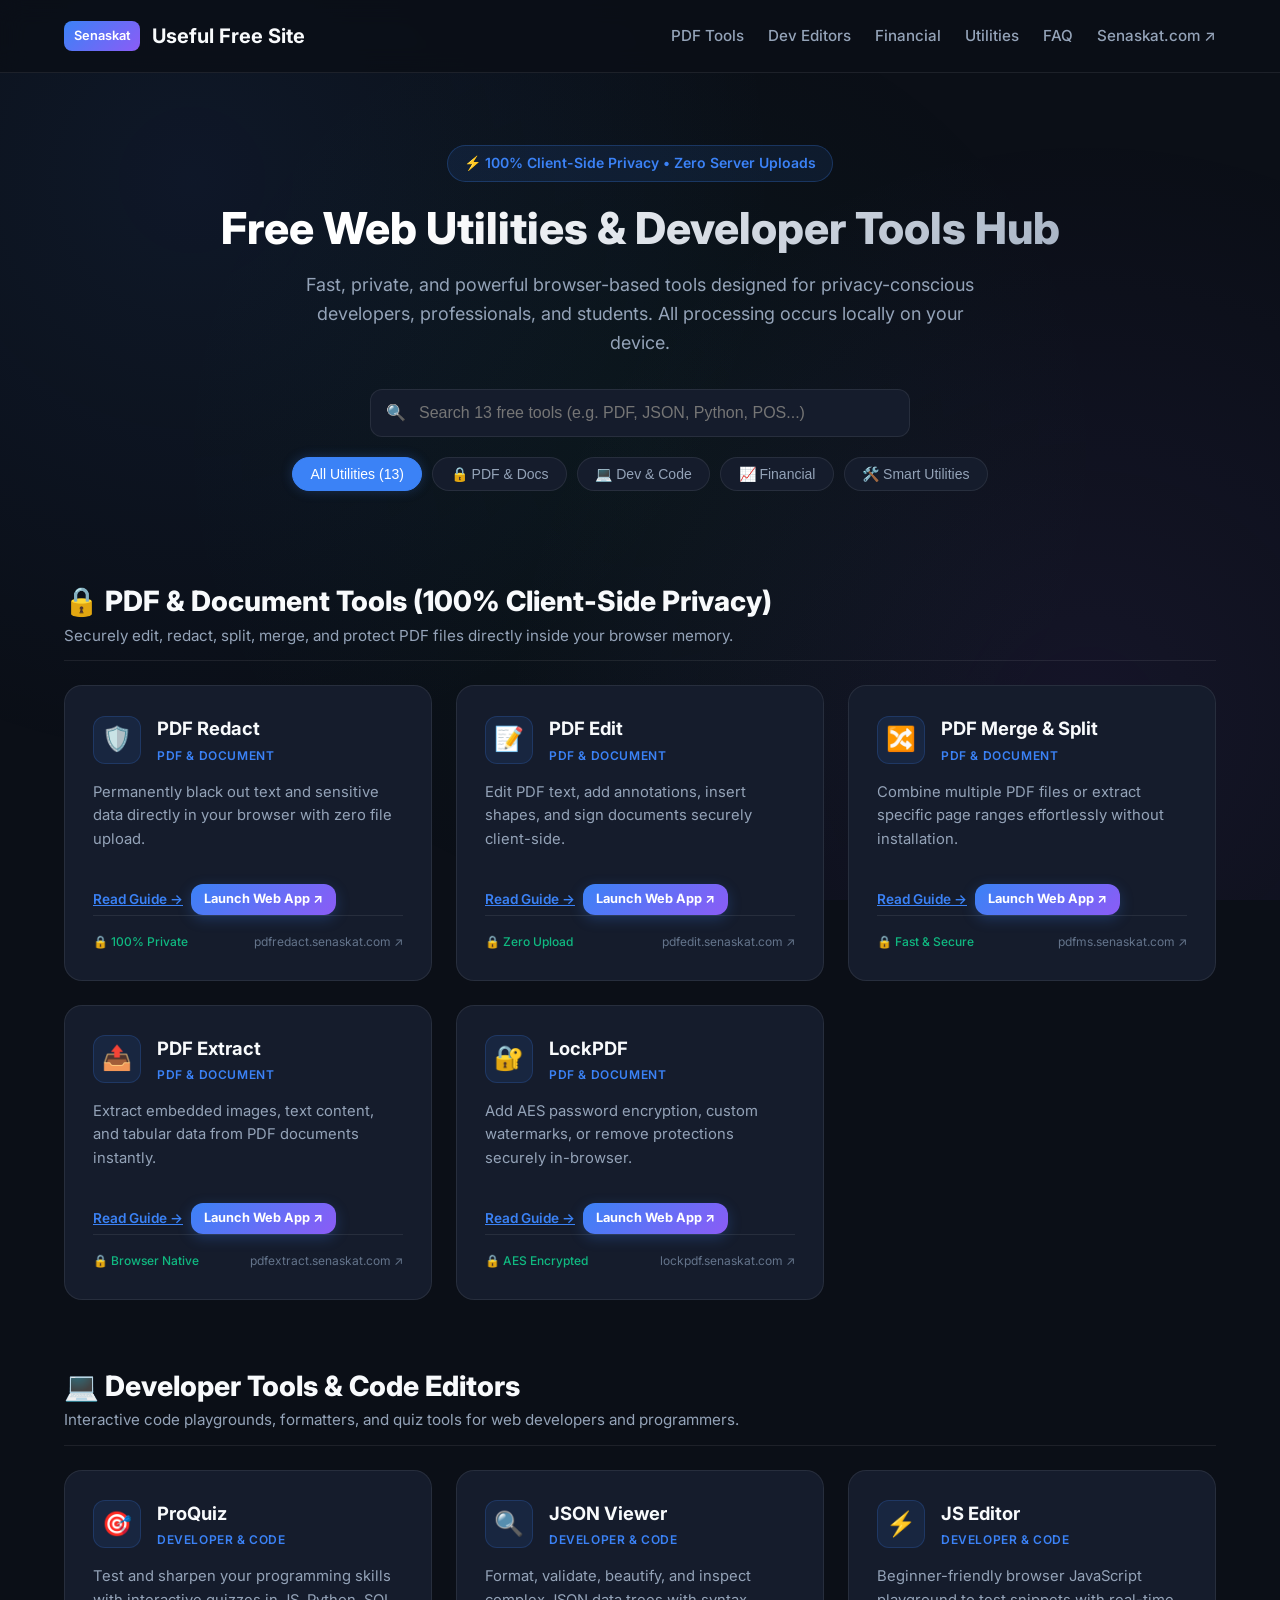
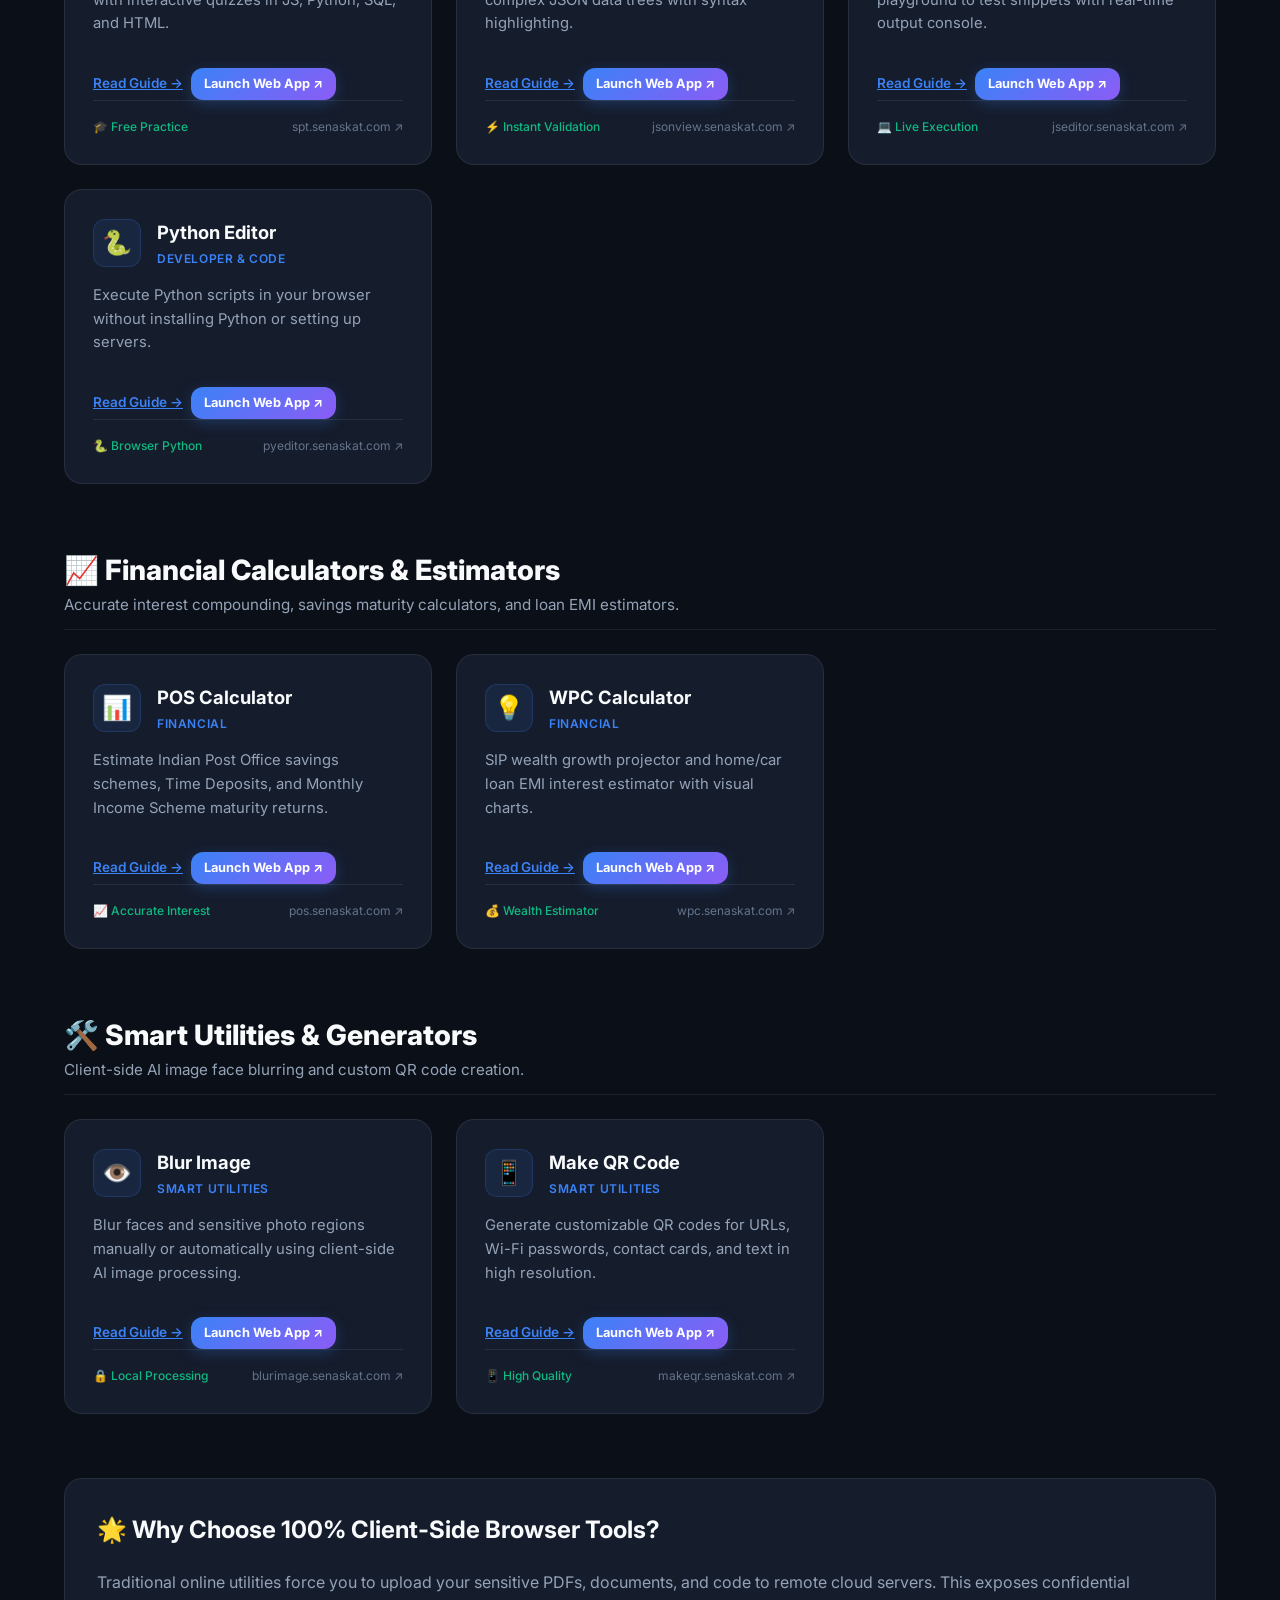
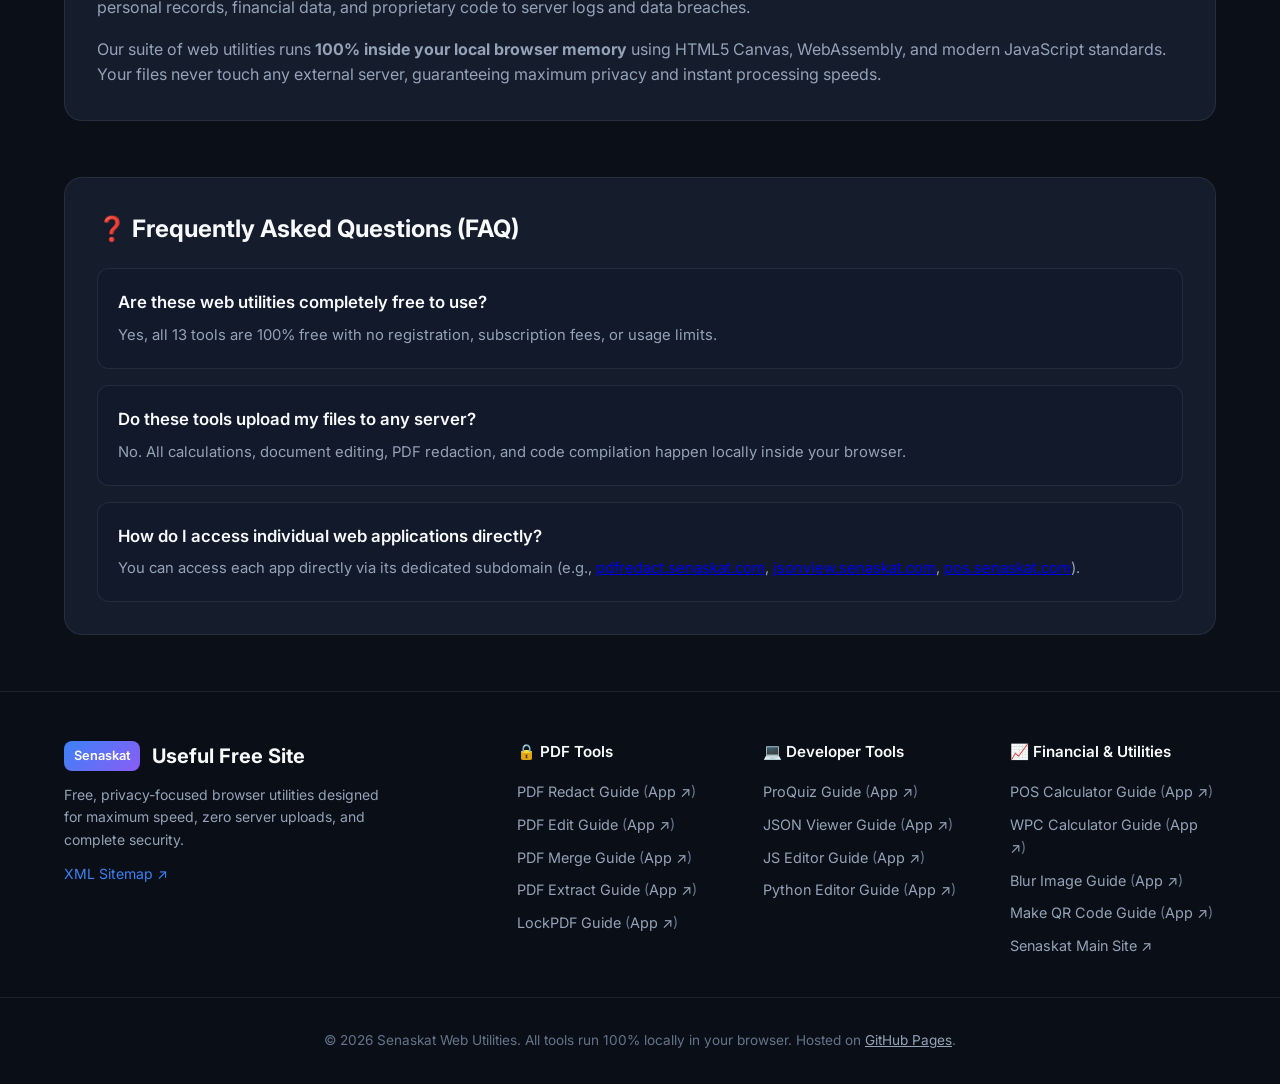
<file: index.html>
<!DOCTYPE html>
<html lang="en">
<head>
  <meta charset="UTF-8">
  <meta name="viewport" content="width=device-width, initial-scale=1.0">
  <title>Free Web Utilities & Developer Tools Hub | 100% Client-Side Privacy</title>
  <meta name="description" content="Explore 13 free browser-based web tools: PDF redaction, PDF editing, JSON viewer, Python editor, financial calculators, QR code generator, and image blur. 100% client-side privacy.">
  <meta name="keywords" content="free web tools, client-side PDF tools, PDF redact, PDF edit, JSON viewer, JavaScript editor, Python online, financial calculators, QR code generator, blur image">
  <link rel="canonical" href="https://murugan-mr2s.github.io/some-useful-free-site/">
  
  <!-- OpenGraph / Facebook -->
  <meta property="og:type" content="website">
  <meta property="og:url" content="https://murugan-mr2s.github.io/some-useful-free-site/">
  <meta property="og:title" content="Free Web Utilities Hub | 100% Client-Side Tools">
  <meta property="og:description" content="13 free, browser-based utilities for document editing, coding, financial calculations, and image processing with zero file uploads.">
  
  <!-- Twitter Card -->
  <meta name="twitter:card" content="summary_large_image">
  <meta name="twitter:title" content="Free Web Utilities Hub | 100% Client-Side Privacy">
  <meta name="twitter:description" content="Explore 13 free, browser-based web tools with zero server file uploads.">

  <!-- Fonts & Stylesheet -->
  <link rel="preconnect" href="https://fonts.googleapis.com">
  <link rel="preconnect" href="https://fonts.gstatic.com" crossorigin>
  <link href="https://fonts.googleapis.com/css2?family=Inter:wght@400;500;600;700;800&display=swap" rel="stylesheet">
  <link rel="stylesheet" href="styles.css">

  <!-- JSON-LD Structured Data -->
  <script type="application/ld+json">
  {
    "@context": "https://schema.org",
    "@type": "WebSite",
    "name": "Senaskat Free Web Utilities Hub",
    "url": "https://murugan-mr2s.github.io/some-useful-free-site/",
    "description": "Collection of 100% client-side free web utilities including PDF tools, code editors, financial calculators, and image tools.",
    "publisher": {
      "@type": "Organization",
      "name": "Senaskat Web Utilities",
      "url": "https://senaskat.com"
    }
  }
  </script>
</head>
<body>
  <div class="bg-glow"></div>

  <!-- Header Navigation -->
  <header>
    <div class="container nav-content">
      <a href="index.html" class="logo" title="Senaskat Useful Free Site Portal">
        <span class="logo-badge">Senaskat</span>
        <span>Useful Free Site</span>
      </a>
      <nav aria-label="Main Navigation">
        <ul class="nav-links">
          <li><a href="#pdf-tools">PDF Tools</a></li>
          <li><a href="#dev-tools">Dev Editors</a></li>
          <li><a href="#finance-tools">Financial</a></li>
          <li><a href="#utility-tools">Utilities</a></li>
          <li><a href="#faq-section">FAQ</a></li>
          <li><a href="https://senaskat.com" target="_blank" rel="noopener" title="Main Senaskat Website">Senaskat.com ↗</a></li>
        </ul>
      </nav>
    </div>
  </header>

  <!-- Main Hero Section -->
  <section class="hero">
    <div class="container">
      <div class="hero-tag">⚡ 100% Client-Side Privacy • Zero Server Uploads</div>
      <h1 id="main-heading">Free Web Utilities & Developer Tools Hub</h1>
      <p>Fast, private, and powerful browser-based tools designed for privacy-conscious developers, professionals, and students. All processing occurs locally on your device.</p>

      <div class="controls-bar">
        <div class="search-box">
          <span class="search-icon">🔍</span>
          <input type="text" id="searchInput" placeholder="Search 13 free tools (e.g. PDF, JSON, Python, POS...)" onkeyup="filterTools()" aria-label="Search tools">
        </div>
        <div class="category-filters" aria-label="Filter by category">
          <button class="filter-btn active" onclick="setCategory('all', this)">All Utilities (13)</button>
          <button class="filter-btn" onclick="setCategory('pdf', this)">🔒 PDF & Docs</button>
          <button class="filter-btn" onclick="setCategory('developer', this)">💻 Dev & Code</button>
          <button class="filter-btn" onclick="setCategory('financial', this)">📈 Financial</button>
          <button class="filter-btn" onclick="setCategory('utilities', this)">🛠️ Smart Utilities</button>
        </div>
      </div>
    </div>
  </section>

  <!-- Main Content Container -->
  <main class="container">

    <!-- PDF & Document Tools Section -->
    <section id="pdf-tools" style="margin-bottom: 3.5rem;">
      <div style="margin-bottom: 1.5rem; border-bottom: 1px solid var(--border-color); padding-bottom: 0.75rem;">
        <h2 style="font-size: 1.75rem; font-weight: 800; color: var(--text-main);">🔒 PDF & Document Tools (100% Client-Side Privacy)</h2>
        <p style="color: var(--text-muted); font-size: 0.95rem;">Securely edit, redact, split, merge, and protect PDF files directly inside your browser memory.</p>
      </div>

      <div class="tools-grid">
        
        <!-- PDF Redact -->
        <article class="tool-card" data-category="pdf" data-title="pdf redact text black out sensitive document privacy">
          <div class="card-header">
            <div class="tool-icon">🛡️</div>
            <div class="tool-info">
              <h3>PDF Redact</h3>
              <div class="category-tag">PDF & Document</div>
            </div>
          </div>
          <p>Permanently black out text and sensitive data directly in your browser with zero file upload.</p>
          <div style="display: flex; gap: 0.5rem; margin-top: 0.5rem; flex-wrap: wrap;">
            <a href="pdf-redact.html" class="card-link-text" style="font-size: 0.85rem;">Read Guide →</a>
            <a href="https://pdfredact.senaskat.com" target="_blank" rel="noopener" class="btn-primary" style="padding: 0.35rem 0.8rem; font-size: 0.8rem;">Launch Web App ↗</a>
          </div>
          <div class="card-footer">
            <span class="privacy-badge">🔒 100% Private</span>
            <a href="https://pdfredact.senaskat.com" target="_blank" rel="noopener" style="color: var(--text-subtle); font-size: 0.75rem; text-decoration: none;">pdfredact.senaskat.com ↗</a>
          </div>
        </article>

        <!-- PDF Edit -->
        <article class="tool-card" data-category="pdf" data-title="pdf edit text annotate write draw signatures document">
          <div class="card-header">
            <div class="tool-icon">📝</div>
            <div class="tool-info">
              <h3>PDF Edit</h3>
              <div class="category-tag">PDF & Document</div>
            </div>
          </div>
          <p>Edit PDF text, add annotations, insert shapes, and sign documents securely client-side.</p>
          <div style="display: flex; gap: 0.5rem; margin-top: 0.5rem; flex-wrap: wrap;">
            <a href="pdf-edit.html" class="card-link-text" style="font-size: 0.85rem;">Read Guide →</a>
            <a href="https://pdfedit.senaskat.com" target="_blank" rel="noopener" class="btn-primary" style="padding: 0.35rem 0.8rem; font-size: 0.8rem;">Launch Web App ↗</a>
          </div>
          <div class="card-footer">
            <span class="privacy-badge">🔒 Zero Upload</span>
            <a href="https://pdfedit.senaskat.com" target="_blank" rel="noopener" style="color: var(--text-subtle); font-size: 0.75rem; text-decoration: none;">pdfedit.senaskat.com ↗</a>
          </div>
        </article>

        <!-- PDF Merge & Split -->
        <article class="tool-card" data-category="pdf" data-title="pdf merge split combine divide pages organize">
          <div class="card-header">
            <div class="tool-icon">🔀</div>
            <div class="tool-info">
              <h3>PDF Merge & Split</h3>
              <div class="category-tag">PDF & Document</div>
            </div>
          </div>
          <p>Combine multiple PDF files or extract specific page ranges effortlessly without installation.</p>
          <div style="display: flex; gap: 0.5rem; margin-top: 0.5rem; flex-wrap: wrap;">
            <a href="pdf-merge-split.html" class="card-link-text" style="font-size: 0.85rem;">Read Guide →</a>
            <a href="https://pdfms.senaskat.com" target="_blank" rel="noopener" class="btn-primary" style="padding: 0.35rem 0.8rem; font-size: 0.8rem;">Launch Web App ↗</a>
          </div>
          <div class="card-footer">
            <span class="privacy-badge">🔒 Fast & Secure</span>
            <a href="https://pdfms.senaskat.com" target="_blank" rel="noopener" style="color: var(--text-subtle); font-size: 0.75rem; text-decoration: none;">pdfms.senaskat.com ↗</a>
          </div>
        </article>

        <!-- PDF Extract -->
        <article class="tool-card" data-category="pdf" data-title="pdf extract text images tables data converter">
          <div class="card-header">
            <div class="tool-icon">📤</div>
            <div class="tool-info">
              <h3>PDF Extract</h3>
              <div class="category-tag">PDF & Document</div>
            </div>
          </div>
          <p>Extract embedded images, text content, and tabular data from PDF documents instantly.</p>
          <div style="display: flex; gap: 0.5rem; margin-top: 0.5rem; flex-wrap: wrap;">
            <a href="pdf-extract.html" class="card-link-text" style="font-size: 0.85rem;">Read Guide →</a>
            <a href="https://pdfextract.senaskat.com" target="_blank" rel="noopener" class="btn-primary" style="padding: 0.35rem 0.8rem; font-size: 0.8rem;">Launch Web App ↗</a>
          </div>
          <div class="card-footer">
            <span class="privacy-badge">🔒 Browser Native</span>
            <a href="https://pdfextract.senaskat.com" target="_blank" rel="noopener" style="color: var(--text-subtle); font-size: 0.75rem; text-decoration: none;">pdfextract.senaskat.com ↗</a>
          </div>
        </article>

        <!-- LockPDF -->
        <article class="tool-card" data-category="pdf" data-title="lock pdf password protect encrypt watermark unlock security">
          <div class="card-header">
            <div class="tool-icon">🔐</div>
            <div class="tool-info">
              <h3>LockPDF</h3>
              <div class="category-tag">PDF & Document</div>
            </div>
          </div>
          <p>Add AES password encryption, custom watermarks, or remove protections securely in-browser.</p>
          <div style="display: flex; gap: 0.5rem; margin-top: 0.5rem; flex-wrap: wrap;">
            <a href="lock-pdf.html" class="card-link-text" style="font-size: 0.85rem;">Read Guide →</a>
            <a href="https://lockpdf.senaskat.com" target="_blank" rel="noopener" class="btn-primary" style="padding: 0.35rem 0.8rem; font-size: 0.8rem;">Launch Web App ↗</a>
          </div>
          <div class="card-footer">
            <span class="privacy-badge">🔒 AES Encrypted</span>
            <a href="https://lockpdf.senaskat.com" target="_blank" rel="noopener" style="color: var(--text-subtle); font-size: 0.75rem; text-decoration: none;">lockpdf.senaskat.com ↗</a>
          </div>
        </article>

      </div>
    </section>

    <!-- Developer Tools Section -->
    <section id="dev-tools" style="margin-bottom: 3.5rem;">
      <div style="margin-bottom: 1.5rem; border-bottom: 1px solid var(--border-color); padding-bottom: 0.75rem;">
        <h2 style="font-size: 1.75rem; font-weight: 800; color: var(--text-main);">💻 Developer Tools & Code Editors</h2>
        <p style="color: var(--text-muted); font-size: 0.95rem;">Interactive code playgrounds, formatters, and quiz tools for web developers and programmers.</p>
      </div>

      <div class="tools-grid">

        <!-- ProQuiz -->
        <article class="tool-card" data-category="developer" data-title="proquiz coding quiz programming java python javascript html css interactive">
          <div class="card-header">
            <div class="tool-icon">🎯</div>
            <div class="tool-info">
              <h3>ProQuiz</h3>
              <div class="category-tag">Developer & Code</div>
            </div>
          </div>
          <p>Test and sharpen your programming skills with interactive quizzes in JS, Python, SQL, and HTML.</p>
          <div style="display: flex; gap: 0.5rem; margin-top: 0.5rem; flex-wrap: wrap;">
            <a href="proquiz.html" class="card-link-text" style="font-size: 0.85rem;">Read Guide →</a>
            <a href="https://spt.senaskat.com" target="_blank" rel="noopener" class="btn-primary" style="padding: 0.35rem 0.8rem; font-size: 0.8rem;">Launch Web App ↗</a>
          </div>
          <div class="card-footer">
            <span class="privacy-badge">🎓 Free Practice</span>
            <a href="https://spt.senaskat.com" target="_blank" rel="noopener" style="color: var(--text-subtle); font-size: 0.75rem; text-decoration: none;">spt.senaskat.com ↗</a>
          </div>
        </article>

        <!-- JSON Viewer -->
        <article class="tool-card" data-category="developer" data-title="json viewer formatter validator tree view beautify debug">
          <div class="card-header">
            <div class="tool-icon">🔍</div>
            <div class="tool-info">
              <h3>JSON Viewer</h3>
              <div class="category-tag">Developer & Code</div>
            </div>
          </div>
          <p>Format, validate, beautify, and inspect complex JSON data trees with syntax highlighting.</p>
          <div style="display: flex; gap: 0.5rem; margin-top: 0.5rem; flex-wrap: wrap;">
            <a href="json-viewer.html" class="card-link-text" style="font-size: 0.85rem;">Read Guide →</a>
            <a href="https://jsonview.senaskat.com" target="_blank" rel="noopener" class="btn-primary" style="padding: 0.35rem 0.8rem; font-size: 0.8rem;">Launch Web App ↗</a>
          </div>
          <div class="card-footer">
            <span class="privacy-badge">⚡ Instant Validation</span>
            <a href="https://jsonview.senaskat.com" target="_blank" rel="noopener" style="color: var(--text-subtle); font-size: 0.75rem; text-decoration: none;">jsonview.senaskat.com ↗</a>
          </div>
        </article>

        <!-- JS Editor -->
        <article class="tool-card" data-category="developer" data-title="js editor javascript playground run code live preview script console">
          <div class="card-header">
            <div class="tool-icon">⚡</div>
            <div class="tool-info">
              <h3>JS Editor</h3>
              <div class="category-tag">Developer & Code</div>
            </div>
          </div>
          <p>Beginner-friendly browser JavaScript playground to test snippets with real-time output console.</p>
          <div style="display: flex; gap: 0.5rem; margin-top: 0.5rem; flex-wrap: wrap;">
            <a href="js-editor.html" class="card-link-text" style="font-size: 0.85rem;">Read Guide →</a>
            <a href="https://jseditor.senaskat.com" target="_blank" rel="noopener" class="btn-primary" style="padding: 0.35rem 0.8rem; font-size: 0.8rem;">Launch Web App ↗</a>
          </div>
          <div class="card-footer">
            <span class="privacy-badge">💻 Live Execution</span>
            <a href="https://jseditor.senaskat.com" target="_blank" rel="noopener" style="color: var(--text-subtle); font-size: 0.75rem; text-decoration: none;">jseditor.senaskat.com ↗</a>
          </div>
        </article>

        <!-- Python Editor -->
        <article class="tool-card" data-category="developer" data-title="python editor pyodide client side script runner learning beginner playground">
          <div class="card-header">
            <div class="tool-icon">🐍</div>
            <div class="tool-info">
              <h3>Python Editor</h3>
              <div class="category-tag">Developer & Code</div>
            </div>
          </div>
          <p>Execute Python scripts in your browser without installing Python or setting up servers.</p>
          <div style="display: flex; gap: 0.5rem; margin-top: 0.5rem; flex-wrap: wrap;">
            <a href="python-editor.html" class="card-link-text" style="font-size: 0.85rem;">Read Guide →</a>
            <a href="https://pyeditor.senaskat.com" target="_blank" rel="noopener" class="btn-primary" style="padding: 0.35rem 0.8rem; font-size: 0.8rem;">Launch Web App ↗</a>
          </div>
          <div class="card-footer">
            <span class="privacy-badge">🐍 Browser Python</span>
            <a href="https://pyeditor.senaskat.com" target="_blank" rel="noopener" style="color: var(--text-subtle); font-size: 0.75rem; text-decoration: none;">pyeditor.senaskat.com ↗</a>
          </div>
        </article>

      </div>
    </section>

    <!-- Financial Calculators Section -->
    <section id="finance-tools" style="margin-bottom: 3.5rem;">
      <div style="margin-bottom: 1.5rem; border-bottom: 1px solid var(--border-color); padding-bottom: 0.75rem;">
        <h2 style="font-size: 1.75rem; font-weight: 800; color: var(--text-main);">📈 Financial Calculators & Estimators</h2>
        <p style="color: var(--text-muted); font-size: 0.95rem;">Accurate interest compounding, savings maturity calculators, and loan EMI estimators.</p>
      </div>

      <div class="tools-grid">

        <!-- POS Calculator -->
        <article class="tool-card" data-category="financial" data-title="pos calculator post office savings compounding interest mis td nsc maturity returns india">
          <div class="card-header">
            <div class="tool-icon">📊</div>
            <div class="tool-info">
              <h3>POS Calculator</h3>
              <div class="category-tag">Financial</div>
            </div>
          </div>
          <p>Estimate Indian Post Office savings schemes, Time Deposits, and Monthly Income Scheme maturity returns.</p>
          <div style="display: flex; gap: 0.5rem; margin-top: 0.5rem; flex-wrap: wrap;">
            <a href="pos-calculator.html" class="card-link-text" style="font-size: 0.85rem;">Read Guide →</a>
            <a href="https://pos.senaskat.com" target="_blank" rel="noopener" class="btn-primary" style="padding: 0.35rem 0.8rem; font-size: 0.8rem;">Launch Web App ↗</a>
          </div>
          <div class="card-footer">
            <span class="privacy-badge">📈 Accurate Interest</span>
            <a href="https://pos.senaskat.com" target="_blank" rel="noopener" style="color: var(--text-subtle); font-size: 0.75rem; text-decoration: none;">pos.senaskat.com ↗</a>
          </div>
        </article>

        <!-- WPC Calculator -->
        <article class="tool-card" data-category="financial" data-title="wpc calculator sip wealth loan emi compound interest mutual funds finance">
          <div class="card-header">
            <div class="tool-icon">💡</div>
            <div class="tool-info">
              <h3>WPC Calculator</h3>
              <div class="category-tag">Financial</div>
            </div>
          </div>
          <p>SIP wealth growth projector and home/car loan EMI interest estimator with visual charts.</p>
          <div style="display: flex; gap: 0.5rem; margin-top: 0.5rem; flex-wrap: wrap;">
            <a href="wpc-calculator.html" class="card-link-text" style="font-size: 0.85rem;">Read Guide →</a>
            <a href="https://wpc.senaskat.com" target="_blank" rel="noopener" class="btn-primary" style="padding: 0.35rem 0.8rem; font-size: 0.8rem;">Launch Web App ↗</a>
          </div>
          <div class="card-footer">
            <span class="privacy-badge">💰 Wealth Estimator</span>
            <a href="https://wpc.senaskat.com" target="_blank" rel="noopener" style="color: var(--text-subtle); font-size: 0.75rem; text-decoration: none;">wpc.senaskat.com ↗</a>
          </div>
        </article>

      </div>
    </section>

    <!-- Smart Utilities Section -->
    <section id="utility-tools" style="margin-bottom: 3.5rem;">
      <div style="margin-bottom: 1.5rem; border-bottom: 1px solid var(--border-color); padding-bottom: 0.75rem;">
        <h2 style="font-size: 1.75rem; font-weight: 800; color: var(--text-main);">🛠️ Smart Utilities & Generators</h2>
        <p style="color: var(--text-muted); font-size: 0.95rem;">Client-side AI image face blurring and custom QR code creation.</p>
      </div>

      <div class="tools-grid">

        <!-- Blur Image -->
        <article class="tool-card" data-category="utilities" data-title="blur image face blur redact photo privacy editor ai detection photo">
          <div class="card-header">
            <div class="tool-icon">👁️</div>
            <div class="tool-info">
              <h3>Blur Image</h3>
              <div class="category-tag">Smart Utilities</div>
            </div>
          </div>
          <p>Blur faces and sensitive photo regions manually or automatically using client-side AI image processing.</p>
          <div style="display: flex; gap: 0.5rem; margin-top: 0.5rem; flex-wrap: wrap;">
            <a href="blur-image.html" class="card-link-text" style="font-size: 0.85rem;">Read Guide →</a>
            <a href="https://blurimage.senaskat.com" target="_blank" rel="noopener" class="btn-primary" style="padding: 0.35rem 0.8rem; font-size: 0.8rem;">Launch Web App ↗</a>
          </div>
          <div class="card-footer">
            <span class="privacy-badge">🔒 Local Processing</span>
            <a href="https://blurimage.senaskat.com" target="_blank" rel="noopener" style="color: var(--text-subtle); font-size: 0.75rem; text-decoration: none;">blurimage.senaskat.com ↗</a>
          </div>
        </article>

        <!-- Make QR Code -->
        <article class="tool-card" data-category="utilities" data-title="make qr code generator wifi sms text url download svg png custom color">
          <div class="card-header">
            <div class="tool-icon">📱</div>
            <div class="tool-info">
              <h3>Make QR Code</h3>
              <div class="category-tag">Smart Utilities</div>
            </div>
          </div>
          <p>Generate customizable QR codes for URLs, Wi-Fi passwords, contact cards, and text in high resolution.</p>
          <div style="display: flex; gap: 0.5rem; margin-top: 0.5rem; flex-wrap: wrap;">
            <a href="make-qr-code.html" class="card-link-text" style="font-size: 0.85rem;">Read Guide →</a>
            <a href="https://makeqr.senaskat.com" target="_blank" rel="noopener" class="btn-primary" style="padding: 0.35rem 0.8rem; font-size: 0.8rem;">Launch Web App ↗</a>
          </div>
          <div class="card-footer">
            <span class="privacy-badge">📱 High Quality</span>
            <a href="https://makeqr.senaskat.com" target="_blank" rel="noopener" style="color: var(--text-subtle); font-size: 0.75rem; text-decoration: none;">makeqr.senaskat.com ↗</a>
          </div>
        </article>

      </div>
    </section>

    <!-- Why Choose Client-Side Tools Content Section -->
    <section class="content-block" style="margin-bottom: 3.5rem;">
      <h2>🌟 Why Choose 100% Client-Side Browser Tools?</h2>
      <p style="color: var(--text-muted); margin-bottom: 1rem;">
        Traditional online utilities force you to upload your sensitive PDFs, documents, and code to remote cloud servers. This exposes confidential personal records, financial data, and proprietary code to server logs and data breaches.
      </p>
      <p style="color: var(--text-muted);">
        Our suite of web utilities runs <strong>100% inside your local browser memory</strong> using HTML5 Canvas, WebAssembly, and modern JavaScript standards. Your files never touch any external server, guaranteeing maximum privacy and instant processing speeds.
      </p>
    </section>

    <!-- FAQ Section -->
    <section class="content-block" id="faq-section" style="margin-bottom: 3.5rem;">
      <h2>❓ Frequently Asked Questions (FAQ)</h2>
      <div class="faq-list">
        <article class="faq-item">
          <h3>Are these web utilities completely free to use?</h3>
          <p>Yes, all 13 tools are 100% free with no registration, subscription fees, or usage limits.</p>
        </article>
        <article class="faq-item">
          <h3>Do these tools upload my files to any server?</h3>
          <p>No. All calculations, document editing, PDF redaction, and code compilation happen locally inside your browser.</p>
        </article>
        <article class="faq-item">
          <h3>How do I access individual web applications directly?</h3>
          <p>You can access each app directly via its dedicated subdomain (e.g., <a href="https://pdfredact.senaskat.com" target="_blank" rel="noopener">pdfredact.senaskat.com</a>, <a href="https://jsonview.senaskat.com" target="_blank" rel="noopener">jsonview.senaskat.com</a>, <a href="https://pos.senaskat.com" target="_blank" rel="noopener">pos.senaskat.com</a>).</p>
        </article>
      </div>
    </section>

  </main>

  <!-- Footer Navigation & Links -->
  <footer>
    <div class="container footer-content">
      <div class="footer-brand">
        <a href="index.html" class="logo">
          <span class="logo-badge">Senaskat</span>
          <span>Useful Free Site</span>
        </a>
        <p>Free, privacy-focused browser utilities designed for maximum speed, zero server uploads, and complete security.</p>
        <p style="margin-top: 0.75rem;"><a href="sitemap.xml" style="color: var(--primary); text-decoration: none;">XML Sitemap ↗</a></p>
      </div>

      <div class="footer-col">
        <h4>🔒 PDF Tools</h4>
        <ul class="footer-links">
          <li><a href="pdf-redact.html">PDF Redact Guide</a> (<a href="https://pdfredact.senaskat.com" target="_blank" rel="noopener">App ↗</a>)</li>
          <li><a href="pdf-edit.html">PDF Edit Guide</a> (<a href="https://pdfedit.senaskat.com" target="_blank" rel="noopener">App ↗</a>)</li>
          <li><a href="pdf-merge-split.html">PDF Merge Guide</a> (<a href="https://pdfms.senaskat.com" target="_blank" rel="noopener">App ↗</a>)</li>
          <li><a href="pdf-extract.html">PDF Extract Guide</a> (<a href="https://pdfextract.senaskat.com" target="_blank" rel="noopener">App ↗</a>)</li>
          <li><a href="lock-pdf.html">LockPDF Guide</a> (<a href="https://lockpdf.senaskat.com" target="_blank" rel="noopener">App ↗</a>)</li>
        </ul>
      </div>

      <div class="footer-col">
        <h4>💻 Developer Tools</h4>
        <ul class="footer-links">
          <li><a href="proquiz.html">ProQuiz Guide</a> (<a href="https://spt.senaskat.com" target="_blank" rel="noopener">App ↗</a>)</li>
          <li><a href="json-viewer.html">JSON Viewer Guide</a> (<a href="https://jsonview.senaskat.com" target="_blank" rel="noopener">App ↗</a>)</li>
          <li><a href="js-editor.html">JS Editor Guide</a> (<a href="https://jseditor.senaskat.com" target="_blank" rel="noopener">App ↗</a>)</li>
          <li><a href="python-editor.html">Python Editor Guide</a> (<a href="https://pyeditor.senaskat.com" target="_blank" rel="noopener">App ↗</a>)</li>
        </ul>
      </div>

      <div class="footer-col">
        <h4>📈 Financial & Utilities</h4>
        <ul class="footer-links">
          <li><a href="pos-calculator.html">POS Calculator Guide</a> (<a href="https://pos.senaskat.com" target="_blank" rel="noopener">App ↗</a>)</li>
          <li><a href="wpc-calculator.html">WPC Calculator Guide</a> (<a href="https://wpc.senaskat.com" target="_blank" rel="noopener">App ↗</a>)</li>
          <li><a href="blur-image.html">Blur Image Guide</a> (<a href="https://blurimage.senaskat.com" target="_blank" rel="noopener">App ↗</a>)</li>
          <li><a href="make-qr-code.html">Make QR Code Guide</a> (<a href="https://makeqr.senaskat.com" target="_blank" rel="noopener">App ↗</a>)</li>
          <li><a href="https://senaskat.com" target="_blank" rel="noopener">Senaskat Main Site ↗</a></li>
        </ul>
      </div>
    </div>

    <div class="footer-bottom">
      <p>&copy; 2026 Senaskat Web Utilities. All tools run 100% locally in your browser. Hosted on <a href="https://github.com/Murugan-mr2s/some-useful-free-site" target="_blank" rel="noopener" style="color: var(--text-muted);">GitHub Pages</a>.</p>
    </div>
  </footer>

  <script>
    let currentCategory = 'all';

    function setCategory(category, btn) {
      currentCategory = category;
      document.querySelectorAll('.filter-btn').forEach(b => b.classList.remove('active'));
      btn.classList.add('active');
      filterTools();
    }

    function filterTools() {
      const search = document.getElementById('searchInput').value.toLowerCase();
      const cards = document.querySelectorAll('.tool-card');

      cards.forEach(card => {
        const catMatch = currentCategory === 'all' || card.getAttribute('data-category') === currentCategory;
        const textMatch = card.getAttribute('data-title').toLowerCase().includes(search) || 
                          card.innerText.toLowerCase().includes(search);

        if (catMatch && textMatch) {
          card.style.display = 'flex';
        } else {
          card.style.display = 'none';
        }
      });
    }
  </script>
</body>
</html>
</file>
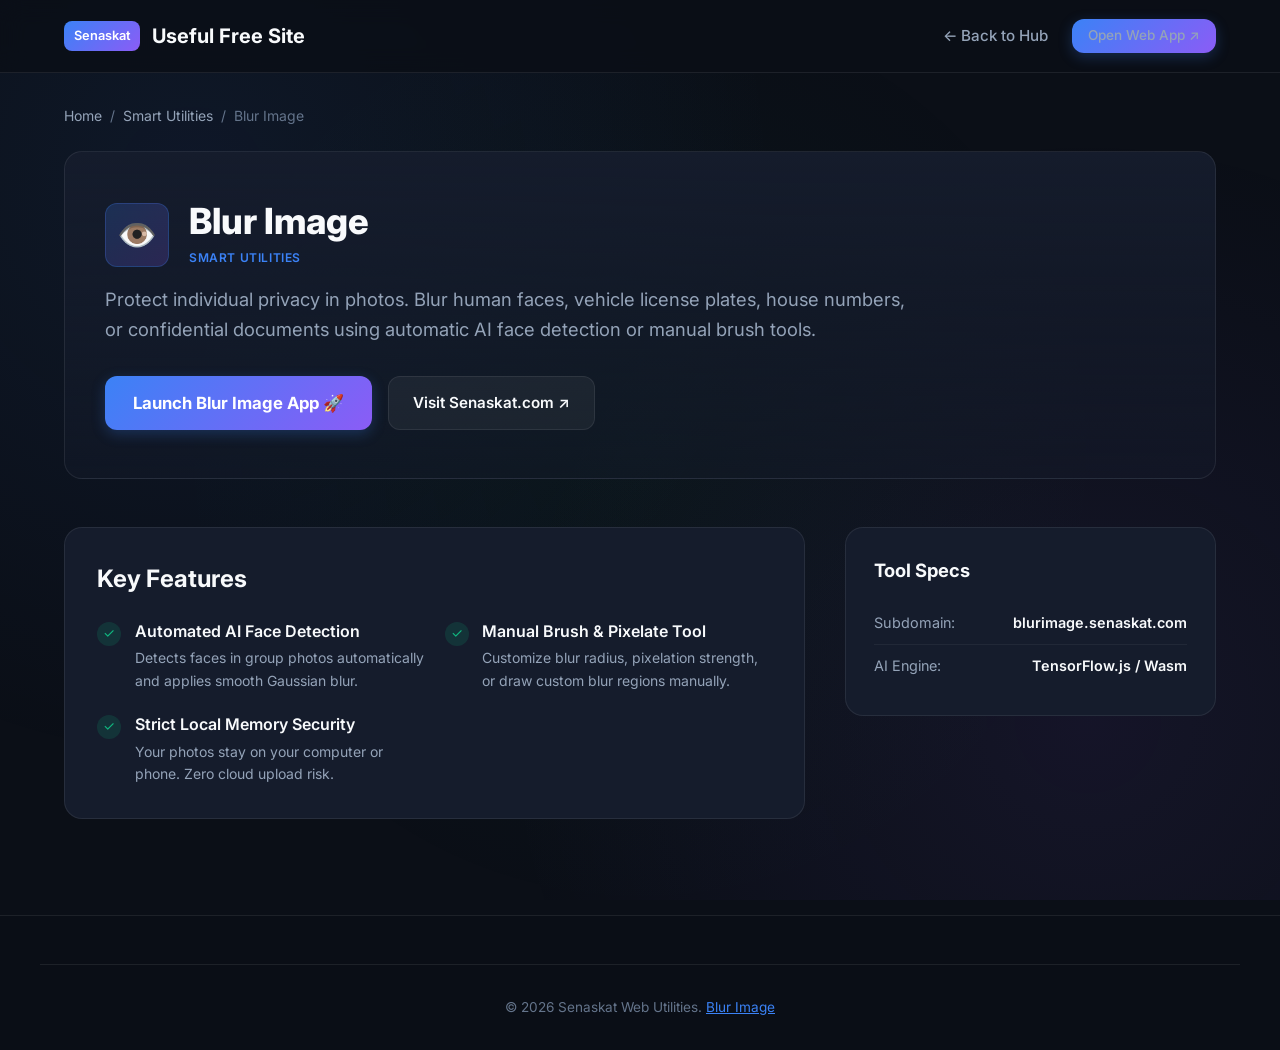
<file: blur-image.html>
<!DOCTYPE html>
<html lang="en">
<head>
  <meta charset="UTF-8">
  <meta name="viewport" content="width=device-width, initial-scale=1.0">
  <title>Blur Image | AI & Manual Face & Photo Redaction Tool</title>
  <meta name="description" content="Blur faces, license plates, and sensitive details in images online. 100% local client-side AI image blur tool with zero photo uploads.">
  <meta name="keywords" content="blur image online, blur face photo, redact image details, license plate blur, photo privacy editor, client side image blur">
  <link rel="canonical" href="https://murugan-mr2s.github.io/some-useful-free-site/blur-image.html">
  
  <meta property="og:type" content="website">
  <meta property="og:title" content="Blur Image - 100% Local AI Face & Photo Blurring">
  <meta property="og:description" content="Protect privacy by blurring faces and sensitive background elements directly in your browser.">
  
  <link rel="preconnect" href="https://fonts.googleapis.com">
  <link rel="preconnect" href="https://fonts.gstatic.com" crossorigin>
  <link href="https://fonts.googleapis.com/css2?family=Inter:wght@400;500;600;700;800&display=swap" rel="stylesheet">
  <link rel="stylesheet" href="styles.css">

  <script type="application/ld+json">
  {
    "@context": "https://schema.org",
    "@type": "WebApplication",
    "name": "Blur Image",
    "url": "https://blurimage.senaskat.com",
    "applicationCategory": "MultimediaApplication",
    "operatingSystem": "All modern web browsers",
    "offers": {
      "@type": "Offer",
      "price": "0",
      "priceCurrency": "USD"
    },
    "description": "Local browser-based AI face blurring and photo redaction tool."
  }
  </script>
</head>
<body>
  <div class="bg-glow"></div>

  <header>
    <div class="container nav-content">
      <a href="index.html" class="logo">
        <span class="logo-badge">Senaskat</span>
        <span>Useful Free Site</span>
      </a>
      <nav>
        <ul class="nav-links">
          <li><a href="index.html">← Back to Hub</a></li>
          <li><a href="https://blurimage.senaskat.com" target="_blank" rel="noopener" class="btn-primary" style="padding: 0.4rem 1rem; font-size: 0.85rem;">Open Web App ↗</a></li>
        </ul>
      </nav>
    </div>
  </header>

  <main class="container">
    <div class="breadcrumb">
      <a href="index.html">Home</a> <span>/</span>
      <a href="index.html#utilities">Smart Utilities</a> <span>/</span>
      <span>Blur Image</span>
    </div>

    <section class="tool-detail-hero">
      <div class="tool-detail-content">
        <div class="tool-detail-title">
          <div class="tool-detail-icon">👁️</div>
          <div>
            <h1>Blur Image</h1>
            <span class="category-tag">Smart Utilities</span>
          </div>
        </div>
        <p class="tool-detail-subtitle">
          Protect individual privacy in photos. Blur human faces, vehicle license plates, house numbers, or confidential documents using automatic AI face detection or manual brush tools.
        </p>

        <div class="cta-group">
          <a href="https://blurimage.senaskat.com" target="_blank" rel="noopener" class="btn-primary">
            Launch Blur Image App 🚀
          </a>
          <a href="https://senaskat.com" target="_blank" rel="noopener" class="btn-secondary">
            Visit Senaskat.com ↗
          </a>
        </div>
      </div>
    </section>

    <div class="tool-sections">
      <div class="main-column">
        <section class="content-block">
          <h2>Key Features</h2>
          <div class="feature-list">
            <div class="feature-item">
              <div class="feature-icon">✓</div>
              <div class="feature-text">
                <h4>Automated AI Face Detection</h4>
                <p>Detects faces in group photos automatically and applies smooth Gaussian blur.</p>
              </div>
            </div>
            <div class="feature-item">
              <div class="feature-icon">✓</div>
              <div class="feature-text">
                <h4>Manual Brush & Pixelate Tool</h4>
                <p>Customize blur radius, pixelation strength, or draw custom blur regions manually.</p>
              </div>
            </div>
            <div class="feature-item">
              <div class="feature-icon">✓</div>
              <div class="feature-text">
                <h4>Strict Local Memory Security</h4>
                <p>Your photos stay on your computer or phone. Zero cloud upload risk.</p>
              </div>
            </div>
          </div>
        </section>
      </div>

      <div class="sidebar-column">
        <div class="sidebar-card">
          <h3>Tool Specs</h3>
          <div class="spec-list">
            <div class="spec-item">
              <span class="spec-label">Subdomain:</span>
              <span class="spec-value">blurimage.senaskat.com</span>
            </div>
            <div class="spec-item">
              <span class="spec-label">AI Engine:</span>
              <span class="spec-value">TensorFlow.js / Wasm</span>
            </div>
          </div>
        </div>
      </div>
    </div>
  </main>

  <footer>
    <div class="container footer-bottom">
      <p>&copy; 2026 Senaskat Web Utilities. <a href="https://blurimage.senaskat.com" style="color: var(--primary);">Blur Image</a></p>
    </div>
  </footer>
</body>
</html>
</file>
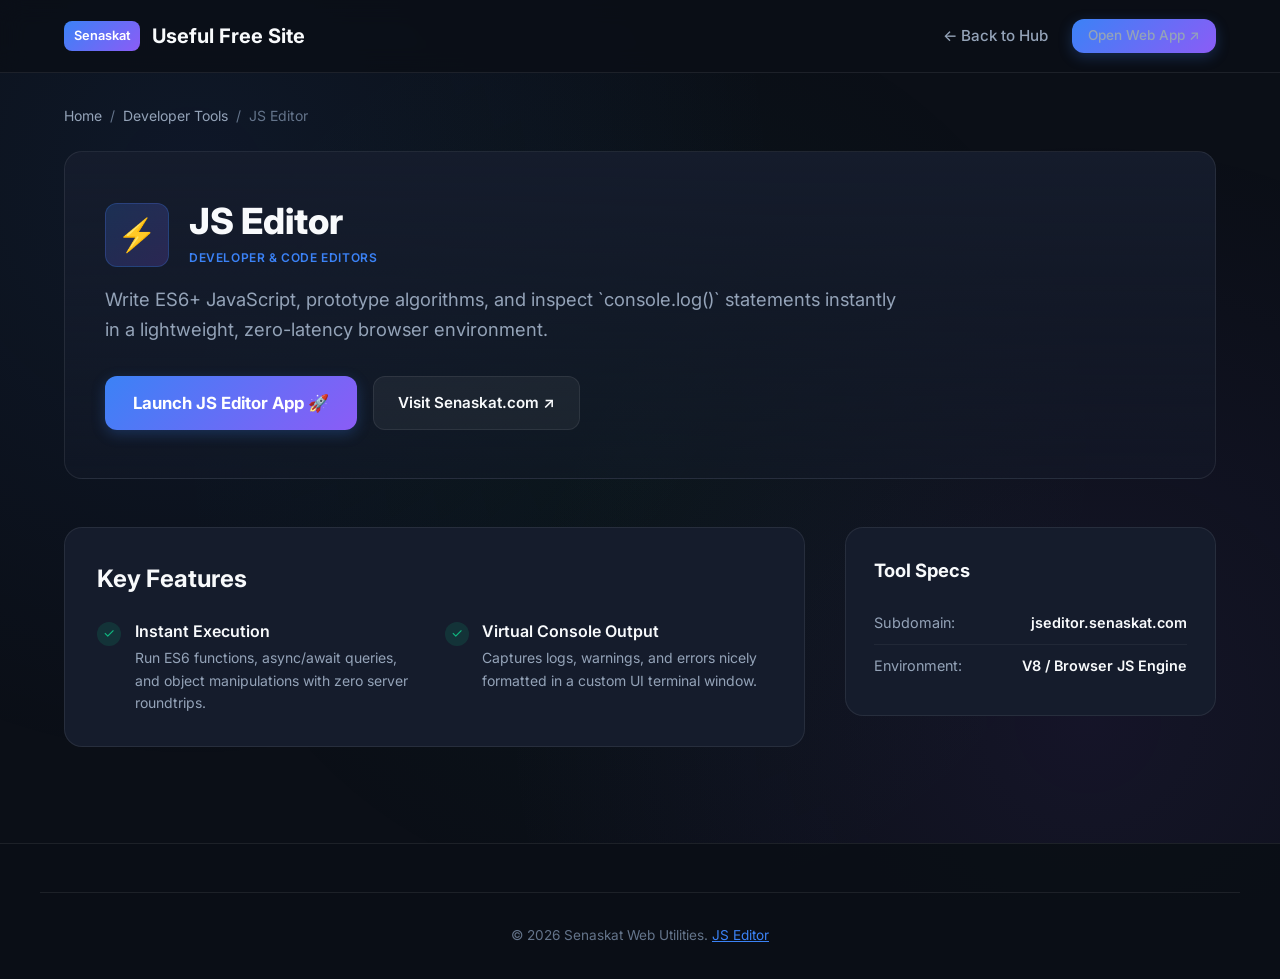
<file: js-editor.html>
<!DOCTYPE html>
<html lang="en">
<head>
  <meta charset="UTF-8">
  <meta name="viewport" content="width=device-width, initial-scale=1.0">
  <title>JS Editor | Live Online JavaScript Playground & Runner</title>
  <meta name="description" content="Test, run, and experiment with JavaScript code snippets online. Includes a live browser console and real-time output inspector. Free for beginners and pros.">
  <meta name="keywords" content="js editor, javascript online runner, js playground online, execute javascript browser, online console js, learn javascript">
  <link rel="canonical" href="https://murugan-mr2s.github.io/some-useful-free-site/js-editor.html">
  
  <meta property="og:type" content="website">
  <meta property="og:title" content="JS Editor - Online JavaScript Code Runner">
  <meta property="og:description" content="Interactive browser playground for executing JavaScript code instantly with an integrated console output log.">
  
  <link rel="preconnect" href="https://fonts.googleapis.com">
  <link rel="preconnect" href="https://fonts.gstatic.com" crossorigin>
  <link href="https://fonts.googleapis.com/css2?family=Inter:wght@400;500;600;700;800&display=swap" rel="stylesheet">
  <link rel="stylesheet" href="styles.css">

  <script type="application/ld+json">
  {
    "@context": "https://schema.org",
    "@type": "WebApplication",
    "name": "JS Editor",
    "url": "https://jseditor.senaskat.com",
    "applicationCategory": "DeveloperApplication",
    "operatingSystem": "All modern web browsers",
    "offers": {
      "@type": "Offer",
      "price": "0",
      "priceCurrency": "USD"
    },
    "description": "Browser-based interactive JavaScript playground and code runner."
  }
  </script>
</head>
<body>
  <div class="bg-glow"></div>

  <header>
    <div class="container nav-content">
      <a href="index.html" class="logo">
        <span class="logo-badge">Senaskat</span>
        <span>Useful Free Site</span>
      </a>
      <nav>
        <ul class="nav-links">
          <li><a href="index.html">← Back to Hub</a></li>
          <li><a href="https://jseditor.senaskat.com" target="_blank" rel="noopener" class="btn-primary" style="padding: 0.4rem 1rem; font-size: 0.85rem;">Open Web App ↗</a></li>
        </ul>
      </nav>
    </div>
  </header>

  <main class="container">
    <div class="breadcrumb">
      <a href="index.html">Home</a> <span>/</span>
      <a href="index.html#developer">Developer Tools</a> <span>/</span>
      <span>JS Editor</span>
    </div>

    <section class="tool-detail-hero">
      <div class="tool-detail-content">
        <div class="tool-detail-title">
          <div class="tool-detail-icon">⚡</div>
          <div>
            <h1>JS Editor</h1>
            <span class="category-tag">Developer & Code Editors</span>
          </div>
        </div>
        <p class="tool-detail-subtitle">
          Write ES6+ JavaScript, prototype algorithms, and inspect `console.log()` statements instantly in a lightweight, zero-latency browser environment.
        </p>

        <div class="cta-group">
          <a href="https://jseditor.senaskat.com" target="_blank" rel="noopener" class="btn-primary">
            Launch JS Editor App 🚀
          </a>
          <a href="https://senaskat.com" target="_blank" rel="noopener" class="btn-secondary">
            Visit Senaskat.com ↗
          </a>
        </div>
      </div>
    </section>

    <div class="tool-sections">
      <div class="main-column">
        <section class="content-block">
          <h2>Key Features</h2>
          <div class="feature-list">
            <div class="feature-item">
              <div class="feature-icon">✓</div>
              <div class="feature-text">
                <h4>Instant Execution</h4>
                <p>Run ES6 functions, async/await queries, and object manipulations with zero server roundtrips.</p>
              </div>
            </div>
            <div class="feature-item">
              <div class="feature-icon">✓</div>
              <div class="feature-text">
                <h4>Virtual Console Output</h4>
                <p>Captures logs, warnings, and errors nicely formatted in a custom UI terminal window.</p>
              </div>
            </div>
          </div>
        </section>
      </div>

      <div class="sidebar-column">
        <div class="sidebar-card">
          <h3>Tool Specs</h3>
          <div class="spec-list">
            <div class="spec-item">
              <span class="spec-label">Subdomain:</span>
              <span class="spec-value">jseditor.senaskat.com</span>
            </div>
            <div class="spec-item">
              <span class="spec-label">Environment:</span>
              <span class="spec-value">V8 / Browser JS Engine</span>
            </div>
          </div>
        </div>
      </div>
    </div>
  </main>

  <footer>
    <div class="container footer-bottom">
      <p>&copy; 2026 Senaskat Web Utilities. <a href="https://jseditor.senaskat.com" style="color: var(--primary);">JS Editor</a></p>
    </div>
  </footer>
</body>
</html>
</file>
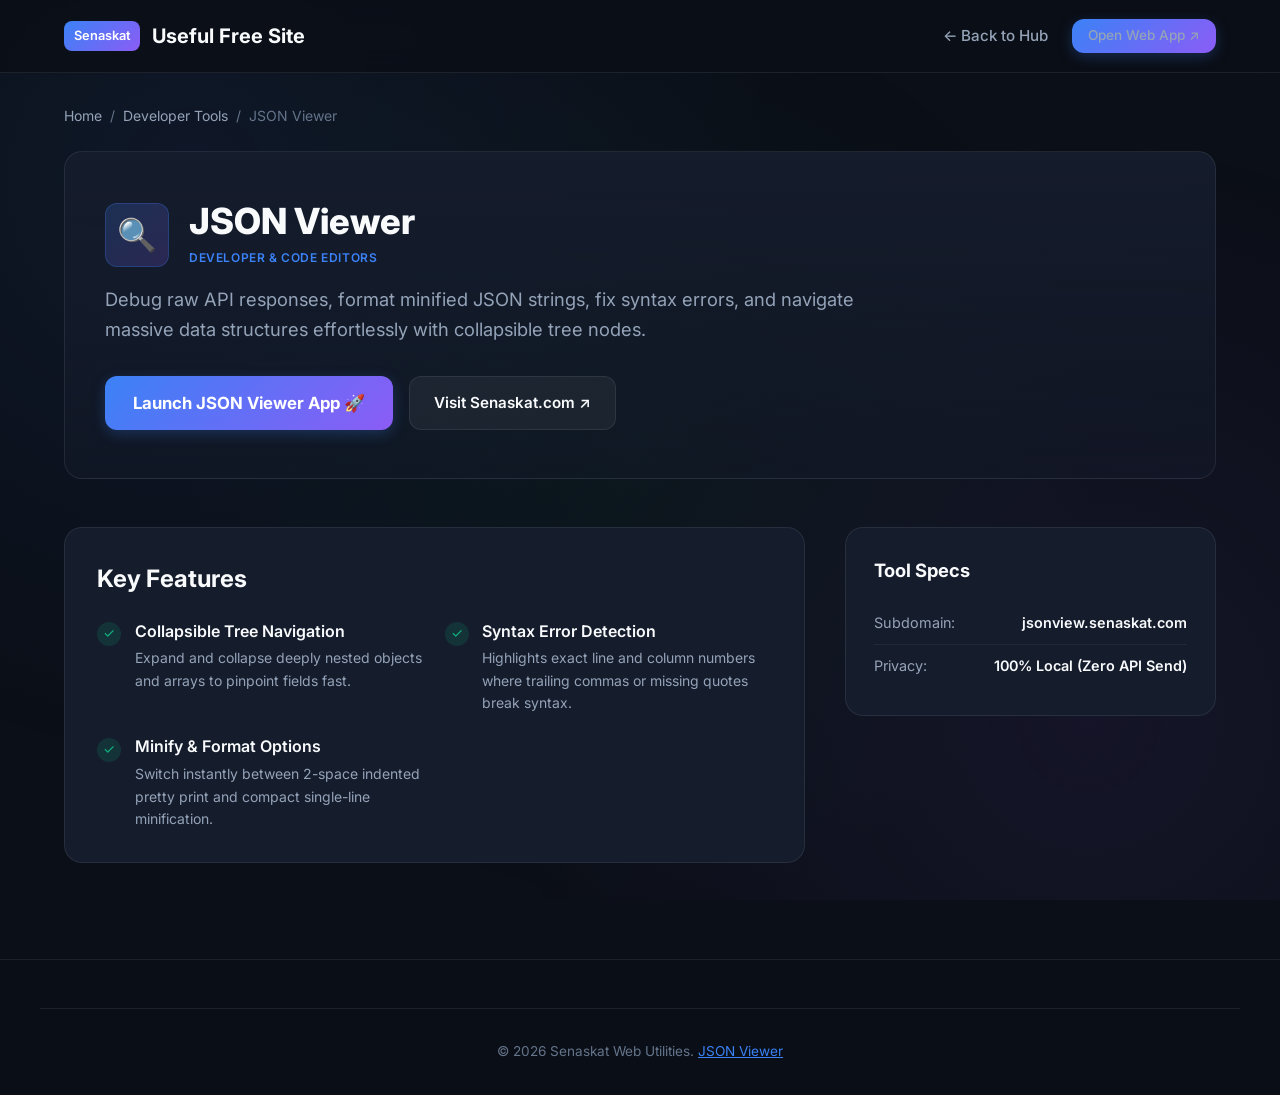
<file: json-viewer.html>
<!DOCTYPE html>
<html lang="en">
<head>
  <meta charset="UTF-8">
  <meta name="viewport" content="width=device-width, initial-scale=1.0">
  <title>JSON Viewer | Online JSON Formatter, Validator & Tree Inspector</title>
  <meta name="description" content="Format, validate, beautify, and inspect complex JSON data trees online. Fast client-side JSON parser with syntax highlighting.">
  <meta name="keywords" content="json viewer, json formatter online, json validator, beautify json, json tree view, format json code, json parser">
  <link rel="canonical" href="https://murugan-mr2s.github.io/some-useful-free-site/json-viewer.html">
  
  <meta property="og:type" content="website">
  <meta property="og:title" content="JSON Viewer - Browser JSON Formatter & Debugger">
  <meta property="og:description" content="Inspect messy JSON payloads with collapsible tree views, error diagnostics, and 1-click beautification.">
  
  <link rel="preconnect" href="https://fonts.googleapis.com">
  <link rel="preconnect" href="https://fonts.gstatic.com" crossorigin>
  <link href="https://fonts.googleapis.com/css2?family=Inter:wght@400;500;600;700;800&display=swap" rel="stylesheet">
  <link rel="stylesheet" href="styles.css">

  <script type="application/ld+json">
  {
    "@context": "https://schema.org",
    "@type": "WebApplication",
    "name": "JSON Viewer",
    "url": "https://jsonview.senaskat.com",
    "applicationCategory": "DeveloperApplication",
    "operatingSystem": "All modern web browsers",
    "offers": {
      "@type": "Offer",
      "price": "0",
      "priceCurrency": "USD"
    },
    "description": "Client-side JSON formatter, syntax validator, and interactive tree inspector."
  }
  </script>
</head>
<body>
  <div class="bg-glow"></div>

  <header>
    <div class="container nav-content">
      <a href="index.html" class="logo">
        <span class="logo-badge">Senaskat</span>
        <span>Useful Free Site</span>
      </a>
      <nav>
        <ul class="nav-links">
          <li><a href="index.html">← Back to Hub</a></li>
          <li><a href="https://jsonview.senaskat.com" target="_blank" rel="noopener" class="btn-primary" style="padding: 0.4rem 1rem; font-size: 0.85rem;">Open Web App ↗</a></li>
        </ul>
      </nav>
    </div>
  </header>

  <main class="container">
    <div class="breadcrumb">
      <a href="index.html">Home</a> <span>/</span>
      <a href="index.html#developer">Developer Tools</a> <span>/</span>
      <span>JSON Viewer</span>
    </div>

    <section class="tool-detail-hero">
      <div class="tool-detail-content">
        <div class="tool-detail-title">
          <div class="tool-detail-icon">🔍</div>
          <div>
            <h1>JSON Viewer</h1>
            <span class="category-tag">Developer & Code Editors</span>
          </div>
        </div>
        <p class="tool-detail-subtitle">
          Debug raw API responses, format minified JSON strings, fix syntax errors, and navigate massive data structures effortlessly with collapsible tree nodes.
        </p>

        <div class="cta-group">
          <a href="https://jsonview.senaskat.com" target="_blank" rel="noopener" class="btn-primary">
            Launch JSON Viewer App 🚀
          </a>
          <a href="https://senaskat.com" target="_blank" rel="noopener" class="btn-secondary">
            Visit Senaskat.com ↗
          </a>
        </div>
      </div>
    </section>

    <div class="tool-sections">
      <div class="main-column">
        <section class="content-block">
          <h2>Key Features</h2>
          <div class="feature-list">
            <div class="feature-item">
              <div class="feature-icon">✓</div>
              <div class="feature-text">
                <h4>Collapsible Tree Navigation</h4>
                <p>Expand and collapse deeply nested objects and arrays to pinpoint fields fast.</p>
              </div>
            </div>
            <div class="feature-item">
              <div class="feature-icon">✓</div>
              <div class="feature-text">
                <h4>Syntax Error Detection</h4>
                <p>Highlights exact line and column numbers where trailing commas or missing quotes break syntax.</p>
              </div>
            </div>
            <div class="feature-item">
              <div class="feature-icon">✓</div>
              <div class="feature-text">
                <h4>Minify & Format Options</h4>
                <p>Switch instantly between 2-space indented pretty print and compact single-line minification.</p>
              </div>
            </div>
          </div>
        </section>
      </div>

      <div class="sidebar-column">
        <div class="sidebar-card">
          <h3>Tool Specs</h3>
          <div class="spec-list">
            <div class="spec-item">
              <span class="spec-label">Subdomain:</span>
              <span class="spec-value">jsonview.senaskat.com</span>
            </div>
            <div class="spec-item">
              <span class="spec-label">Privacy:</span>
              <span class="spec-value">100% Local (Zero API Send)</span>
            </div>
          </div>
        </div>
      </div>
    </div>
  </main>

  <footer>
    <div class="container footer-bottom">
      <p>&copy; 2026 Senaskat Web Utilities. <a href="https://jsonview.senaskat.com" style="color: var(--primary);">JSON Viewer</a></p>
    </div>
  </footer>
</body>
</html>
</file>
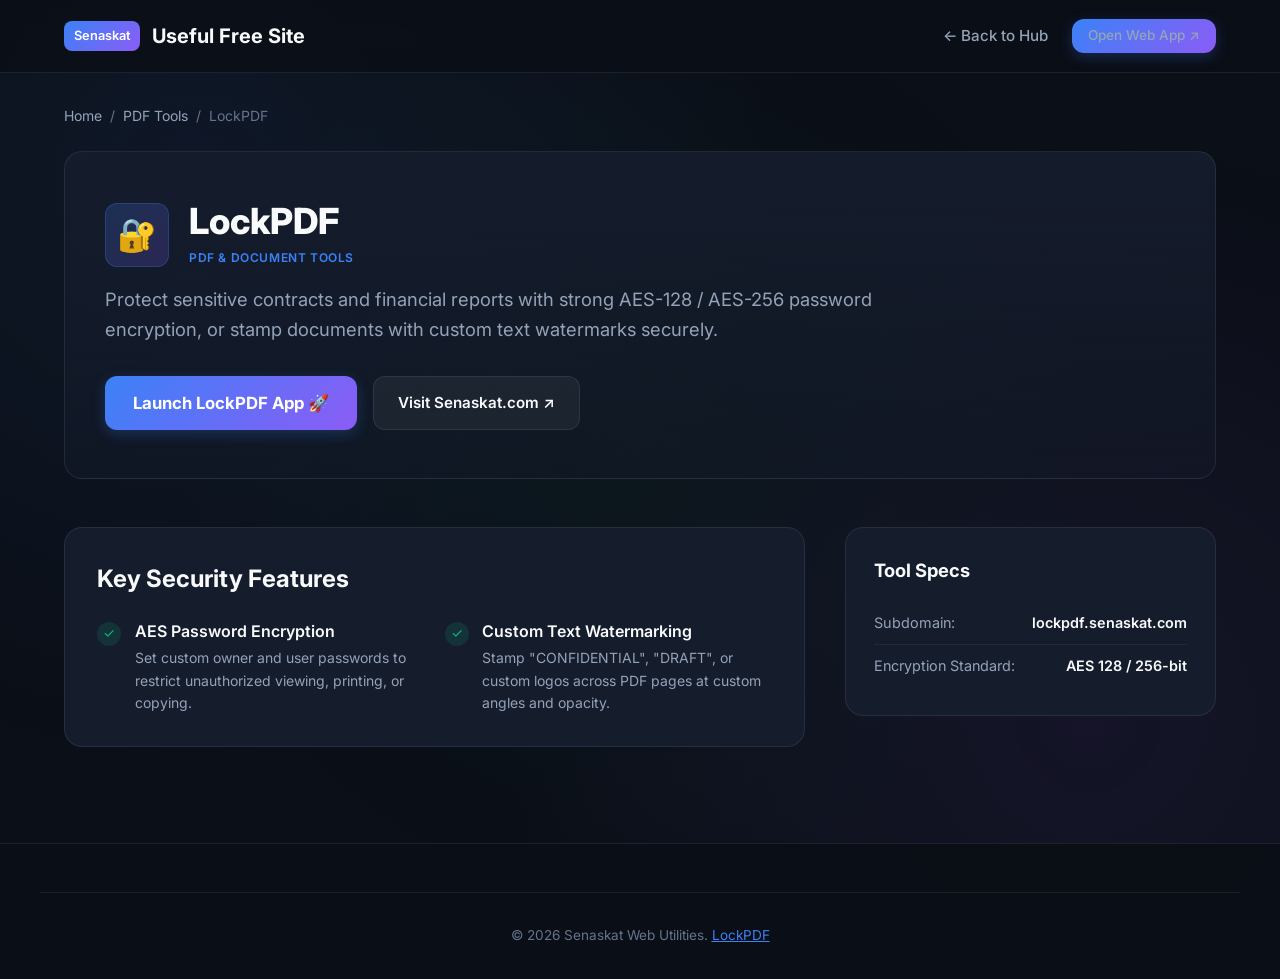
<file: lock-pdf.html>
<!DOCTYPE html>
<html lang="en">
<head>
  <meta charset="UTF-8">
  <meta name="viewport" content="width=device-width, initial-scale=1.0">
  <title>LockPDF | Password Encryption, Watermarking & Unlocking</title>
  <meta name="description" content="Password protect PDFs with AES encryption, apply custom watermarks, or unlock password-protected documents online. 100% private.">
  <meta name="keywords" content="lock pdf, encrypt pdf password, watermark pdf online, unlock pdf, pdf security tool, aes pdf encryption">
  <link rel="canonical" href="https://murugan-mr2s.github.io/some-useful-free-site/lock-pdf.html">
  
  <meta property="og:type" content="website">
  <meta property="og:title" content="LockPDF - PDF Encryption & Watermark Generator">
  <meta property="og:description" content="Add strong password protection or custom watermarks to PDF files directly in your web browser.">
  
  <link rel="preconnect" href="https://fonts.googleapis.com">
  <link rel="preconnect" href="https://fonts.gstatic.com" crossorigin>
  <link href="https://fonts.googleapis.com/css2?family=Inter:wght@400;500;600;700;800&display=swap" rel="stylesheet">
  <link rel="stylesheet" href="styles.css">

  <script type="application/ld+json">
  {
    "@context": "https://schema.org",
    "@type": "WebApplication",
    "name": "LockPDF",
    "url": "https://lockpdf.senaskat.com",
    "applicationCategory": "SecurityApplication",
    "operatingSystem": "All modern web browsers",
    "offers": {
      "@type": "Offer",
      "price": "0",
      "priceCurrency": "USD"
    },
    "description": "AES password protection and watermark generator for PDF documents."
  }
  </script>
</head>
<body>
  <div class="bg-glow"></div>

  <header>
    <div class="container nav-content">
      <a href="index.html" class="logo">
        <span class="logo-badge">Senaskat</span>
        <span>Useful Free Site</span>
      </a>
      <nav>
        <ul class="nav-links">
          <li><a href="index.html">← Back to Hub</a></li>
          <li><a href="https://lockpdf.senaskat.com" target="_blank" rel="noopener" class="btn-primary" style="padding: 0.4rem 1rem; font-size: 0.85rem;">Open Web App ↗</a></li>
        </ul>
      </nav>
    </div>
  </header>

  <main class="container">
    <div class="breadcrumb">
      <a href="index.html">Home</a> <span>/</span>
      <a href="index.html#pdf">PDF Tools</a> <span>/</span>
      <span>LockPDF</span>
    </div>

    <section class="tool-detail-hero">
      <div class="tool-detail-content">
        <div class="tool-detail-title">
          <div class="tool-detail-icon">🔐</div>
          <div>
            <h1>LockPDF</h1>
            <span class="category-tag">PDF & Document Tools</span>
          </div>
        </div>
        <p class="tool-detail-subtitle">
          Protect sensitive contracts and financial reports with strong AES-128 / AES-256 password encryption, or stamp documents with custom text watermarks securely.
        </p>

        <div class="cta-group">
          <a href="https://lockpdf.senaskat.com" target="_blank" rel="noopener" class="btn-primary">
            Launch LockPDF App 🚀
          </a>
          <a href="https://senaskat.com" target="_blank" rel="noopener" class="btn-secondary">
            Visit Senaskat.com ↗
          </a>
        </div>
      </div>
    </section>

    <div class="tool-sections">
      <div class="main-column">
        <section class="content-block">
          <h2>Key Security Features</h2>
          <div class="feature-list">
            <div class="feature-item">
              <div class="feature-icon">✓</div>
              <div class="feature-text">
                <h4>AES Password Encryption</h4>
                <p>Set custom owner and user passwords to restrict unauthorized viewing, printing, or copying.</p>
              </div>
            </div>
            <div class="feature-item">
              <div class="feature-icon">✓</div>
              <div class="feature-text">
                <h4>Custom Text Watermarking</h4>
                <p>Stamp "CONFIDENTIAL", "DRAFT", or custom logos across PDF pages at custom angles and opacity.</p>
              </div>
            </div>
          </div>
        </section>
      </div>

      <div class="sidebar-column">
        <div class="sidebar-card">
          <h3>Tool Specs</h3>
          <div class="spec-list">
            <div class="spec-item">
              <span class="spec-label">Subdomain:</span>
              <span class="spec-value">lockpdf.senaskat.com</span>
            </div>
            <div class="spec-item">
              <span class="spec-label">Encryption Standard:</span>
              <span class="spec-value">AES 128 / 256-bit</span>
            </div>
          </div>
        </div>
      </div>
    </div>
  </main>

  <footer>
    <div class="container footer-bottom">
      <p>&copy; 2026 Senaskat Web Utilities. <a href="https://lockpdf.senaskat.com" style="color: var(--primary);">LockPDF</a></p>
    </div>
  </footer>
</body>
</html>
</file>
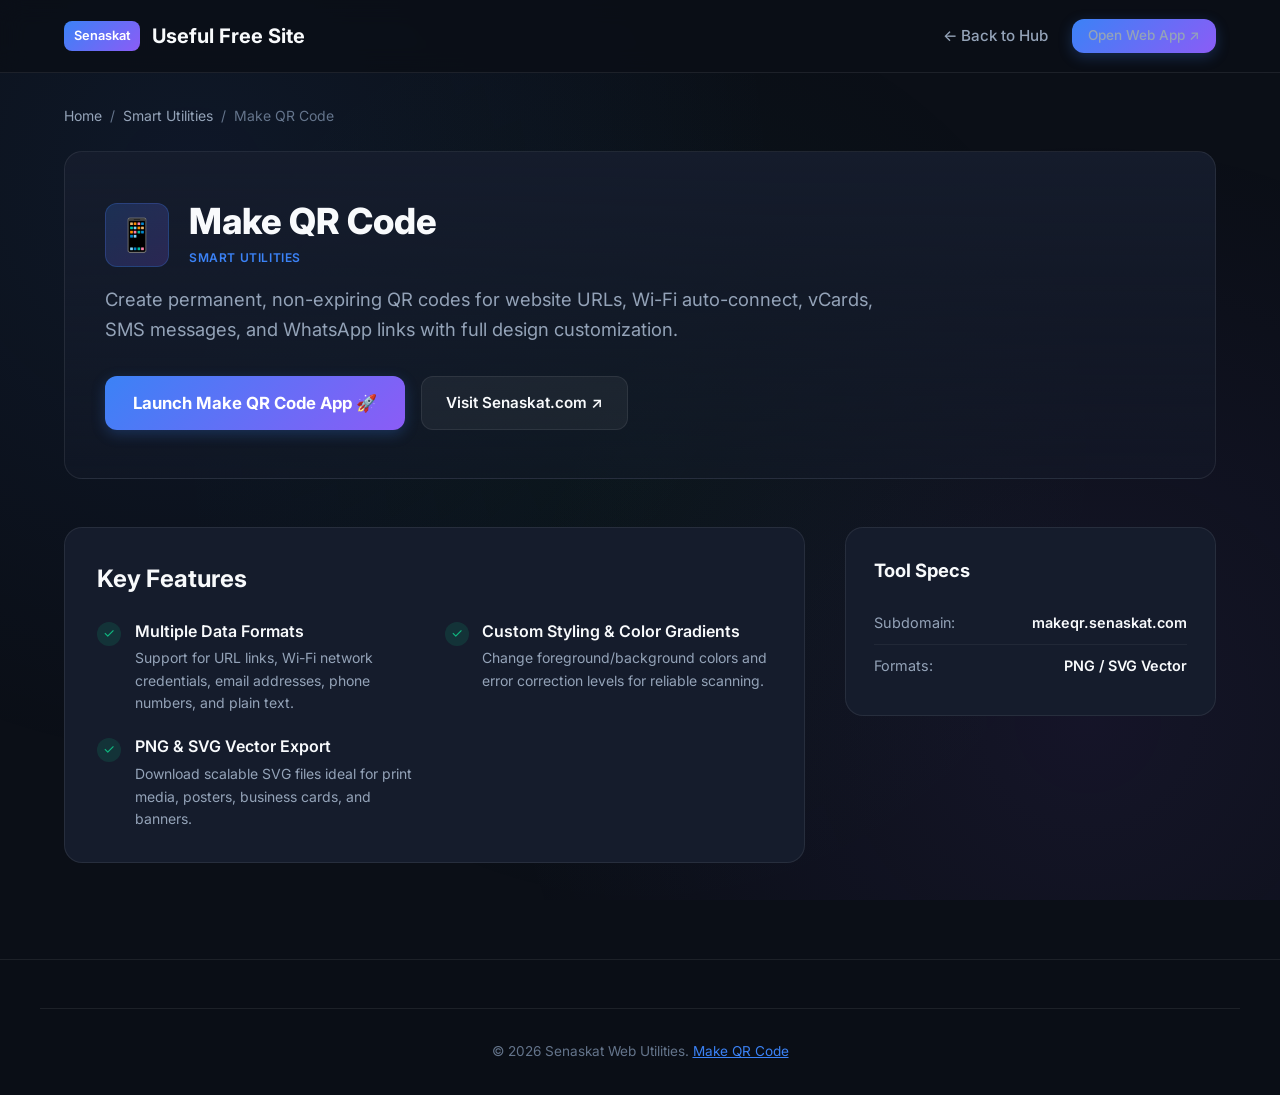
<file: make-qr-code.html>
<!DOCTYPE html>
<html lang="en">
<head>
  <meta charset="UTF-8">
  <meta name="viewport" content="width=device-width, initial-scale=1.0">
  <title>Make QR Code | Free Custom QR Code Generator (SVG & PNG)</title>
  <meta name="description" content="Generate high-resolution QR codes for websites, Wi-Fi networks, SMS, contacts, and text. Customize colors, add logos, and download in PNG or vector SVG format.">
  <meta name="keywords" content="make qr code, qr code generator free, custom qr code, wifi qr code generator, svg qr code, qr code generator no sign up">
  <link rel="canonical" href="https://murugan-mr2s.github.io/some-useful-free-site/make-qr-code.html">
  
  <meta property="og:type" content="website">
  <meta property="og:title" content="Make QR Code - Free Custom QR Code Generator">
  <meta property="og:description" content="Generate instant, non-expiring QR codes with custom colors and logo overlays in high-res PNG and vector SVG formats.">
  
  <link rel="preconnect" href="https://fonts.googleapis.com">
  <link rel="preconnect" href="https://fonts.gstatic.com" crossorigin>
  <link href="https://fonts.googleapis.com/css2?family=Inter:wght@400;500;600;700;800&display=swap" rel="stylesheet">
  <link rel="stylesheet" href="styles.css">

  <script type="application/ld+json">
  {
    "@context": "https://schema.org",
    "@type": "WebApplication",
    "name": "Make QR Code",
    "url": "https://makeqr.senaskat.com",
    "applicationCategory": "UtilitiesApplication",
    "operatingSystem": "All modern web browsers",
    "offers": {
      "@type": "Offer",
      "price": "0",
      "priceCurrency": "USD"
    },
    "description": "Custom high-resolution QR code generator for URLs, Wi-Fi credentials, and contact cards."
  }
  </script>
</head>
<body>
  <div class="bg-glow"></div>

  <header>
    <div class="container nav-content">
      <a href="index.html" class="logo">
        <span class="logo-badge">Senaskat</span>
        <span>Useful Free Site</span>
      </a>
      <nav>
        <ul class="nav-links">
          <li><a href="index.html">← Back to Hub</a></li>
          <li><a href="https://makeqr.senaskat.com" target="_blank" rel="noopener" class="btn-primary" style="padding: 0.4rem 1rem; font-size: 0.85rem;">Open Web App ↗</a></li>
        </ul>
      </nav>
    </div>
  </header>

  <main class="container">
    <div class="breadcrumb">
      <a href="index.html">Home</a> <span>/</span>
      <a href="index.html#utilities">Smart Utilities</a> <span>/</span>
      <span>Make QR Code</span>
    </div>

    <section class="tool-detail-hero">
      <div class="tool-detail-content">
        <div class="tool-detail-title">
          <div class="tool-detail-icon">📱</div>
          <div>
            <h1>Make QR Code</h1>
            <span class="category-tag">Smart Utilities</span>
          </div>
        </div>
        <p class="tool-detail-subtitle">
          Create permanent, non-expiring QR codes for website URLs, Wi-Fi auto-connect, vCards, SMS messages, and WhatsApp links with full design customization.
        </p>

        <div class="cta-group">
          <a href="https://makeqr.senaskat.com" target="_blank" rel="noopener" class="btn-primary">
            Launch Make QR Code App 🚀
          </a>
          <a href="https://senaskat.com" target="_blank" rel="noopener" class="btn-secondary">
            Visit Senaskat.com ↗
          </a>
        </div>
      </div>
    </section>

    <div class="tool-sections">
      <div class="main-column">
        <section class="content-block">
          <h2>Key Features</h2>
          <div class="feature-list">
            <div class="feature-item">
              <div class="feature-icon">✓</div>
              <div class="feature-text">
                <h4>Multiple Data Formats</h4>
                <p>Support for URL links, Wi-Fi network credentials, email addresses, phone numbers, and plain text.</p>
              </div>
            </div>
            <div class="feature-item">
              <div class="feature-icon">✓</div>
              <div class="feature-text">
                <h4>Custom Styling & Color Gradients</h4>
                <p>Change foreground/background colors and error correction levels for reliable scanning.</p>
              </div>
            </div>
            <div class="feature-item">
              <div class="feature-icon">✓</div>
              <div class="feature-text">
                <h4>PNG & SVG Vector Export</h4>
                <p>Download scalable SVG files ideal for print media, posters, business cards, and banners.</p>
              </div>
            </div>
          </div>
        </section>
      </div>

      <div class="sidebar-column">
        <div class="sidebar-card">
          <h3>Tool Specs</h3>
          <div class="spec-list">
            <div class="spec-item">
              <span class="spec-label">Subdomain:</span>
              <span class="spec-value">makeqr.senaskat.com</span>
            </div>
            <div class="spec-item">
              <span class="spec-label">Formats:</span>
              <span class="spec-value">PNG / SVG Vector</span>
            </div>
          </div>
        </div>
      </div>
    </div>
  </main>

  <footer>
    <div class="container footer-bottom">
      <p>&copy; 2026 Senaskat Web Utilities. <a href="https://makeqr.senaskat.com" style="color: var(--primary);">Make QR Code</a></p>
    </div>
  </footer>
</body>
</html>
</file>
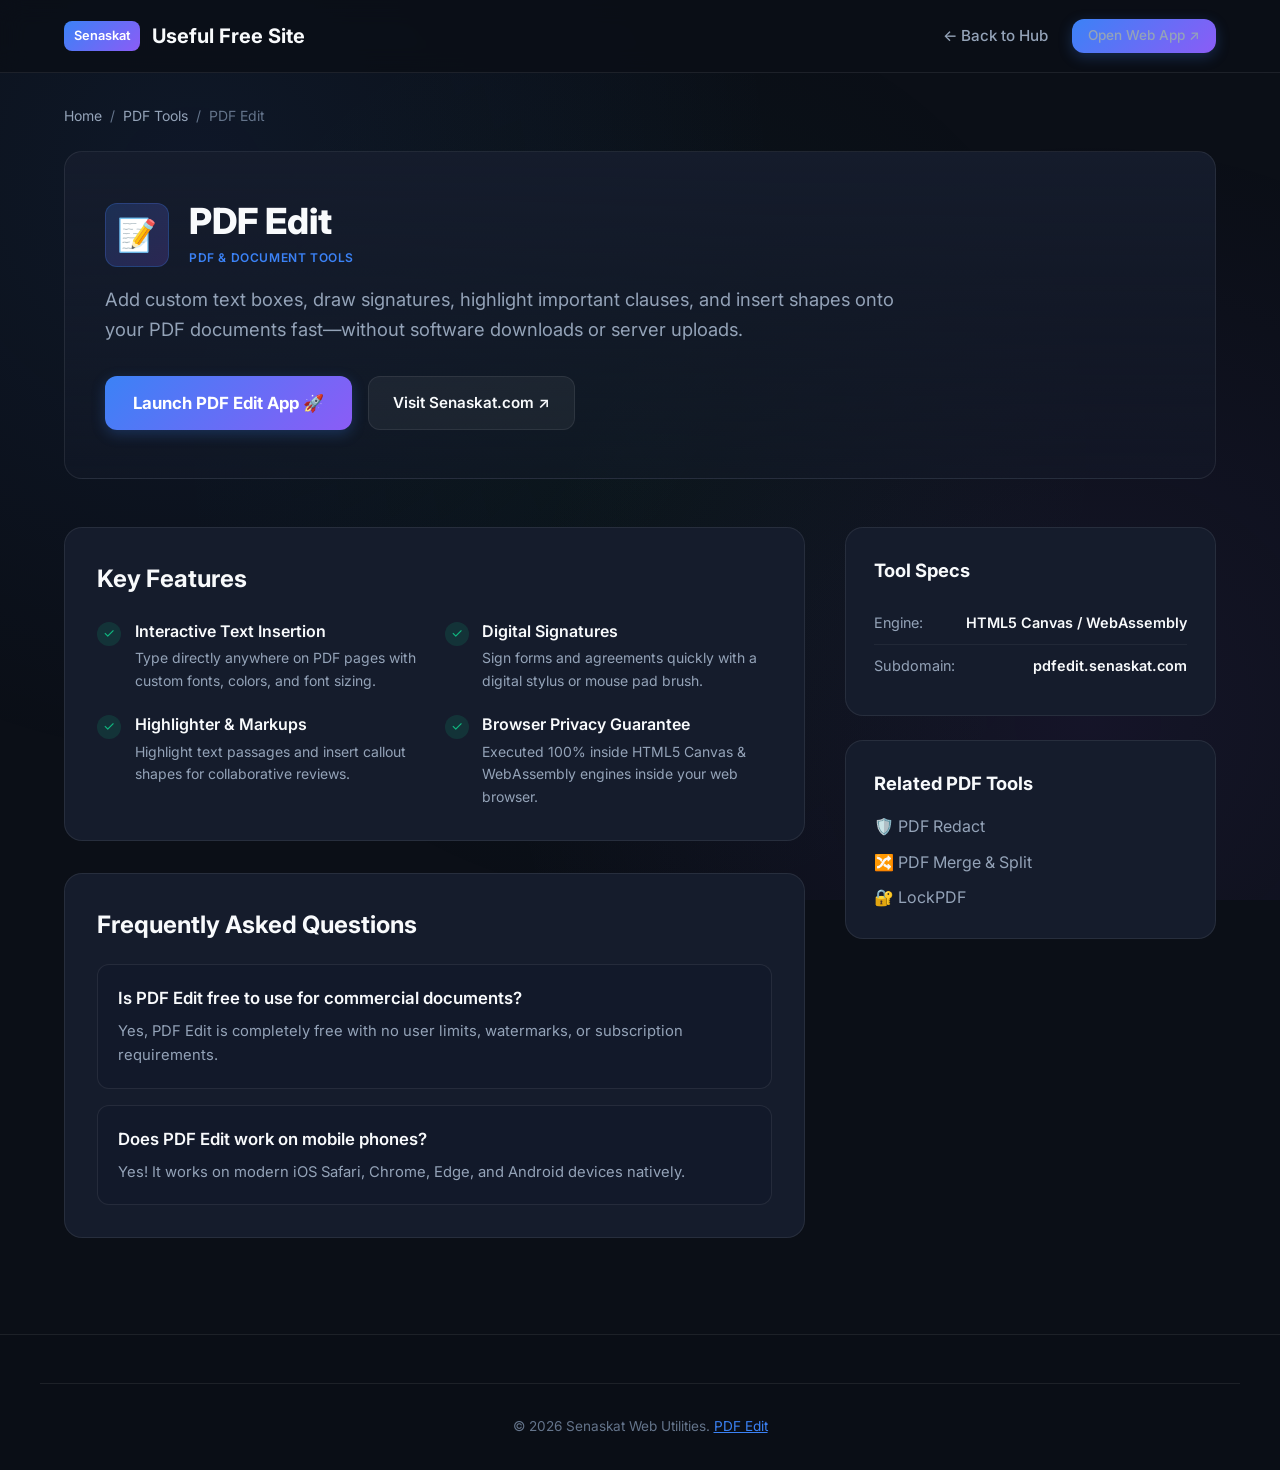
<file: pdf-edit.html>
<!DOCTYPE html>
<html lang="en">
<head>
  <meta charset="UTF-8">
  <meta name="viewport" content="width=device-width, initial-scale=1.0">
  <title>PDF Edit | Online Document Editor with Zero Server Uploads</title>
  <meta name="description" content="Edit PDF text, add notes, draw freehand annotations, and insert signatures into PDF files online. Free, browser-native client-side PDF editor.">
  <meta name="keywords" content="pdf edit, edit pdf online, online pdf text editor, annotate pdf free, add signature pdf, client side pdf editor">
  <link rel="canonical" href="https://murugan-mr2s.github.io/some-useful-free-site/pdf-edit.html">
  
  <meta property="og:type" content="website">
  <meta property="og:title" content="PDF Edit - Client-Side PDF Text & Signature Editor">
  <meta property="og:description" content="Modify PDF documents directly in your web browser. Add text, drawings, and signatures with total privacy.">
  
  <link rel="preconnect" href="https://fonts.googleapis.com">
  <link rel="preconnect" href="https://fonts.gstatic.com" crossorigin>
  <link href="https://fonts.googleapis.com/css2?family=Inter:wght@400;500;600;700;800&display=swap" rel="stylesheet">
  <link rel="stylesheet" href="styles.css">

  <script type="application/ld+json">
  {
    "@context": "https://schema.org",
    "@type": "WebApplication",
    "name": "PDF Edit",
    "url": "https://pdfedit.senaskat.com",
    "applicationCategory": "BusinessApplication",
    "operatingSystem": "All modern web browsers",
    "offers": {
      "@type": "Offer",
      "price": "0",
      "priceCurrency": "USD"
    },
    "description": "Zero-upload online PDF editor for adding text, annotations, freehand drawings, and signatures."
  }
  </script>
</head>
<body>
  <div class="bg-glow"></div>

  <header>
    <div class="container nav-content">
      <a href="index.html" class="logo">
        <span class="logo-badge">Senaskat</span>
        <span>Useful Free Site</span>
      </a>
      <nav>
        <ul class="nav-links">
          <li><a href="index.html">← Back to Hub</a></li>
          <li><a href="https://pdfedit.senaskat.com" target="_blank" rel="noopener" class="btn-primary" style="padding: 0.4rem 1rem; font-size: 0.85rem;">Open Web App ↗</a></li>
        </ul>
      </nav>
    </div>
  </header>

  <main class="container">
    <div class="breadcrumb">
      <a href="index.html">Home</a> <span>/</span>
      <a href="index.html#pdf">PDF Tools</a> <span>/</span>
      <span>PDF Edit</span>
    </div>

    <!-- Tool Hero -->
    <section class="tool-detail-hero">
      <div class="tool-detail-content">
        <div class="tool-detail-title">
          <div class="tool-detail-icon">📝</div>
          <div>
            <h1>PDF Edit</h1>
            <span class="category-tag">PDF & Document Tools</span>
          </div>
        </div>
        <p class="tool-detail-subtitle">
          Add custom text boxes, draw signatures, highlight important clauses, and insert shapes onto your PDF documents fast—without software downloads or server uploads.
        </p>

        <div class="cta-group">
          <a href="https://pdfedit.senaskat.com" target="_blank" rel="noopener" class="btn-primary">
            Launch PDF Edit App 🚀
          </a>
          <a href="https://senaskat.com" target="_blank" rel="noopener" class="btn-secondary">
            Visit Senaskat.com ↗
          </a>
        </div>
      </div>
    </section>

    <div class="tool-sections">
      <div class="main-column">
        <section class="content-block">
          <h2>Key Features</h2>
          <div class="feature-list">
            <div class="feature-item">
              <div class="feature-icon">✓</div>
              <div class="feature-text">
                <h4>Interactive Text Insertion</h4>
                <p>Type directly anywhere on PDF pages with custom fonts, colors, and font sizing.</p>
              </div>
            </div>
            <div class="feature-item">
              <div class="feature-icon">✓</div>
              <div class="feature-text">
                <h4>Digital Signatures</h4>
                <p>Sign forms and agreements quickly with a digital stylus or mouse pad brush.</p>
              </div>
            </div>
            <div class="feature-item">
              <div class="feature-icon">✓</div>
              <div class="feature-text">
                <h4>Highlighter & Markups</h4>
                <p>Highlight text passages and insert callout shapes for collaborative reviews.</p>
              </div>
            </div>
            <div class="feature-item">
              <div class="feature-icon">✓</div>
              <div class="feature-text">
                <h4>Browser Privacy Guarantee</h4>
                <p>Executed 100% inside HTML5 Canvas & WebAssembly engines inside your web browser.</p>
              </div>
            </div>
          </div>
        </section>

        <section class="content-block">
          <h2>Frequently Asked Questions</h2>
          <div class="faq-list">
            <div class="faq-item">
              <h3>Is PDF Edit free to use for commercial documents?</h3>
              <p>Yes, PDF Edit is completely free with no user limits, watermarks, or subscription requirements.</p>
            </div>
            <div class="faq-item">
              <h3>Does PDF Edit work on mobile phones?</h3>
              <p>Yes! It works on modern iOS Safari, Chrome, Edge, and Android devices natively.</p>
            </div>
          </div>
        </section>
      </div>

      <div class="sidebar-column">
        <div class="sidebar-card">
          <h3>Tool Specs</h3>
          <div class="spec-list">
            <div class="spec-item">
              <span class="spec-label">Engine:</span>
              <span class="spec-value">HTML5 Canvas / WebAssembly</span>
            </div>
            <div class="spec-item">
              <span class="spec-label">Subdomain:</span>
              <span class="spec-value">pdfedit.senaskat.com</span>
            </div>
          </div>
        </div>

        <div class="sidebar-card">
          <h3>Related PDF Tools</h3>
          <ul class="footer-links">
            <li><a href="pdf-redact.html">🛡️ PDF Redact</a></li>
            <li><a href="pdf-merge-split.html">🔀 PDF Merge & Split</a></li>
            <li><a href="lock-pdf.html">🔐 LockPDF</a></li>
          </ul>
        </div>
      </div>
    </div>
  </main>

  <footer>
    <div class="container footer-bottom">
      <p>&copy; 2026 Senaskat Web Utilities. <a href="https://pdfedit.senaskat.com" style="color: var(--primary);">PDF Edit</a></p>
    </div>
  </footer>
</body>
</html>
</file>
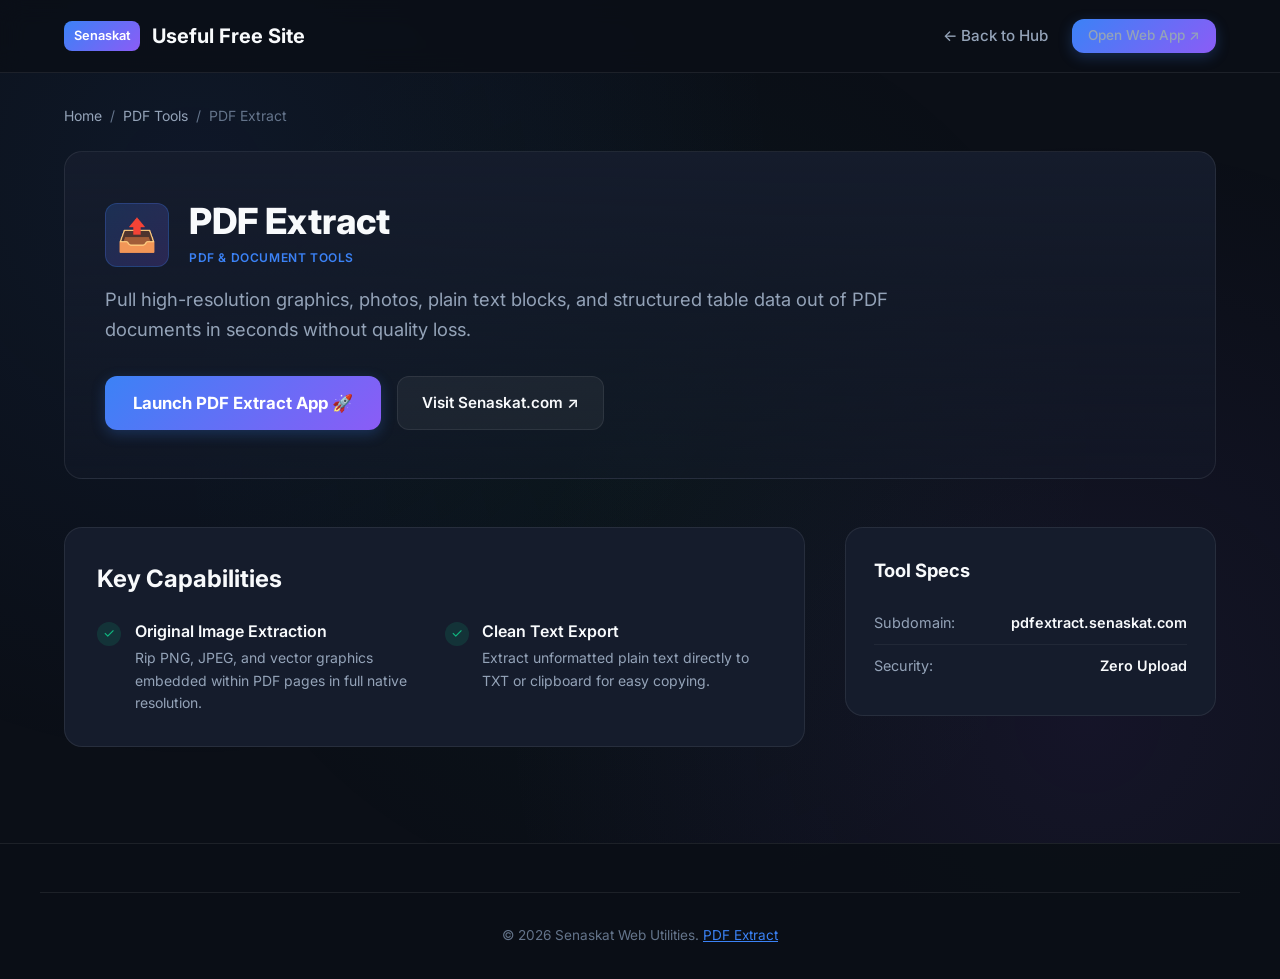
<file: pdf-extract.html>
<!DOCTYPE html>
<html lang="en">
<head>
  <meta charset="UTF-8">
  <meta name="viewport" content="width=device-width, initial-scale=1.0">
  <title>PDF Extract | Extract Images, Text & Tables from PDF</title>
  <meta name="description" content="Extract embedded images, text streams, and data tables from any PDF file online. 100% free client-side PDF extractor tool.">
  <meta name="keywords" content="pdf extract, extract images from pdf, extract text pdf online, pdf table extractor, rip images pdf">
  <link rel="canonical" href="https://murugan-mr2s.github.io/some-useful-free-site/pdf-extract.html">
  
  <meta property="og:type" content="website">
  <meta property="og:title" content="PDF Extract - Image & Text Extraction Utility">
  <meta property="og:description" content="Extract raw text, high-res images, and table assets from PDF documents locally in your browser.">
  
  <link rel="preconnect" href="https://fonts.googleapis.com">
  <link rel="preconnect" href="https://fonts.gstatic.com" crossorigin>
  <link href="https://fonts.googleapis.com/css2?family=Inter:wght@400;500;600;700;800&display=swap" rel="stylesheet">
  <link rel="stylesheet" href="styles.css">

  <script type="application/ld+json">
  {
    "@context": "https://schema.org",
    "@type": "WebApplication",
    "name": "PDF Extract",
    "url": "https://pdfextract.senaskat.com",
    "applicationCategory": "BusinessApplication",
    "operatingSystem": "All modern web browsers",
    "offers": {
      "@type": "Offer",
      "price": "0",
      "priceCurrency": "USD"
    },
    "description": "Client-side PDF data extractor for images, plain text, and structured tables."
  }
  </script>
</head>
<body>
  <div class="bg-glow"></div>

  <header>
    <div class="container nav-content">
      <a href="index.html" class="logo">
        <span class="logo-badge">Senaskat</span>
        <span>Useful Free Site</span>
      </a>
      <nav>
        <ul class="nav-links">
          <li><a href="index.html">← Back to Hub</a></li>
          <li><a href="https://pdfextract.senaskat.com" target="_blank" rel="noopener" class="btn-primary" style="padding: 0.4rem 1rem; font-size: 0.85rem;">Open Web App ↗</a></li>
        </ul>
      </nav>
    </div>
  </header>

  <main class="container">
    <div class="breadcrumb">
      <a href="index.html">Home</a> <span>/</span>
      <a href="index.html#pdf">PDF Tools</a> <span>/</span>
      <span>PDF Extract</span>
    </div>

    <section class="tool-detail-hero">
      <div class="tool-detail-content">
        <div class="tool-detail-title">
          <div class="tool-detail-icon">📤</div>
          <div>
            <h1>PDF Extract</h1>
            <span class="category-tag">PDF & Document Tools</span>
          </div>
        </div>
        <p class="tool-detail-subtitle">
          Pull high-resolution graphics, photos, plain text blocks, and structured table data out of PDF documents in seconds without quality loss.
        </p>

        <div class="cta-group">
          <a href="https://pdfextract.senaskat.com" target="_blank" rel="noopener" class="btn-primary">
            Launch PDF Extract App 🚀
          </a>
          <a href="https://senaskat.com" target="_blank" rel="noopener" class="btn-secondary">
            Visit Senaskat.com ↗
          </a>
        </div>
      </div>
    </section>

    <div class="tool-sections">
      <div class="main-column">
        <section class="content-block">
          <h2>Key Capabilities</h2>
          <div class="feature-list">
            <div class="feature-item">
              <div class="feature-icon">✓</div>
              <div class="feature-text">
                <h4>Original Image Extraction</h4>
                <p>Rip PNG, JPEG, and vector graphics embedded within PDF pages in full native resolution.</p>
              </div>
            </div>
            <div class="feature-item">
              <div class="feature-icon">✓</div>
              <div class="feature-text">
                <h4>Clean Text Export</h4>
                <p>Extract unformatted plain text directly to TXT or clipboard for easy copying.</p>
              </div>
            </div>
          </div>
        </section>
      </div>

      <div class="sidebar-column">
        <div class="sidebar-card">
          <h3>Tool Specs</h3>
          <div class="spec-list">
            <div class="spec-item">
              <span class="spec-label">Subdomain:</span>
              <span class="spec-value">pdfextract.senaskat.com</span>
            </div>
            <div class="spec-item">
              <span class="spec-label">Security:</span>
              <span class="spec-value">Zero Upload</span>
            </div>
          </div>
        </div>
      </div>
    </div>
  </main>

  <footer>
    <div class="container footer-bottom">
      <p>&copy; 2026 Senaskat Web Utilities. <a href="https://pdfextract.senaskat.com" style="color: var(--primary);">PDF Extract</a></p>
    </div>
  </footer>
</body>
</html>
</file>
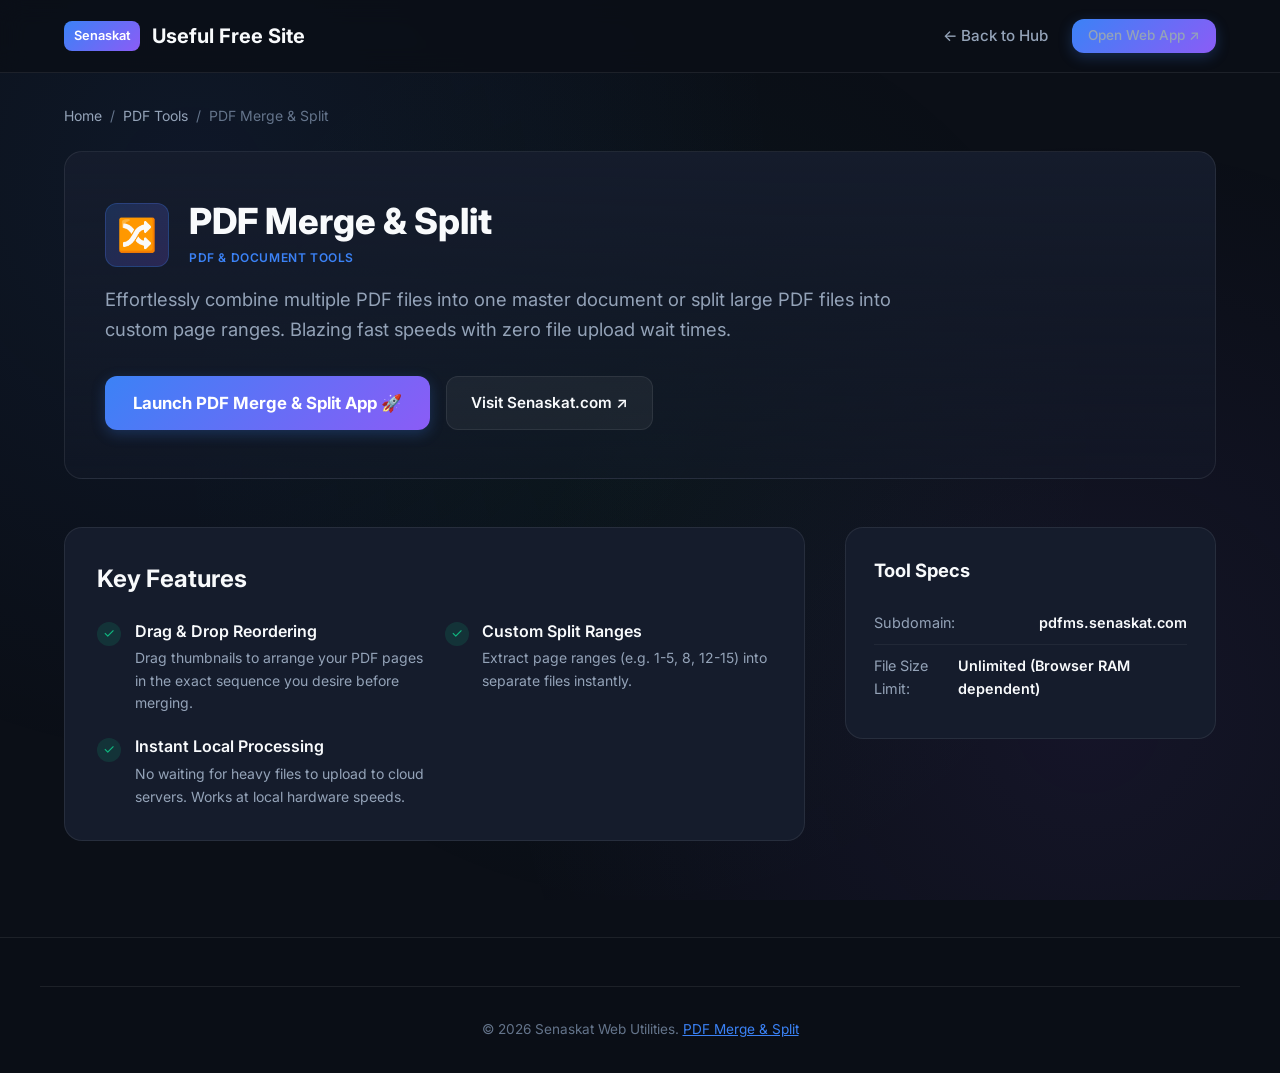
<file: pdf-merge-split.html>
<!DOCTYPE html>
<html lang="en">
<head>
  <meta charset="UTF-8">
  <meta name="viewport" content="width=device-width, initial-scale=1.0">
  <title>PDF Merge & Split | Fast & Secure Client-Side PDF Joiner</title>
  <meta name="description" content="Combine multiple PDF documents or separate PDF pages into individual files. 100% free client-side PDF merger and splitter.">
  <meta name="keywords" content="pdf merge, merge pdf online, split pdf, combine pdf files, pdf page extractor, divide pdf, client side pdf joiner">
  <link rel="canonical" href="https://murugan-mr2s.github.io/some-useful-free-site/pdf-merge-split.html">
  
  <meta property="og:type" content="website">
  <meta property="og:title" content="PDF Merge & Split - Fast Browser PDF Utility">
  <meta property="og:description" content="Reorder, combine, and separate PDF page ranges quickly with no file upload queues.">
  
  <link rel="preconnect" href="https://fonts.googleapis.com">
  <link rel="preconnect" href="https://fonts.gstatic.com" crossorigin>
  <link href="https://fonts.googleapis.com/css2?family=Inter:wght@400;500;600;700;800&display=swap" rel="stylesheet">
  <link rel="stylesheet" href="styles.css">

  <script type="application/ld+json">
  {
    "@context": "https://schema.org",
    "@type": "WebApplication",
    "name": "PDF Merge & Split",
    "url": "https://pdfms.senaskat.com",
    "applicationCategory": "BusinessApplication",
    "operatingSystem": "All modern web browsers",
    "offers": {
      "@type": "Offer",
      "price": "0",
      "priceCurrency": "USD"
    },
    "description": "Fast client-side PDF file merging and page splitting utility."
  }
  </script>
</head>
<body>
  <div class="bg-glow"></div>

  <header>
    <div class="container nav-content">
      <a href="index.html" class="logo">
        <span class="logo-badge">Senaskat</span>
        <span>Useful Free Site</span>
      </a>
      <nav>
        <ul class="nav-links">
          <li><a href="index.html">← Back to Hub</a></li>
          <li><a href="https://pdfms.senaskat.com" target="_blank" rel="noopener" class="btn-primary" style="padding: 0.4rem 1rem; font-size: 0.85rem;">Open Web App ↗</a></li>
        </ul>
      </nav>
    </div>
  </header>

  <main class="container">
    <div class="breadcrumb">
      <a href="index.html">Home</a> <span>/</span>
      <a href="index.html#pdf">PDF Tools</a> <span>/</span>
      <span>PDF Merge & Split</span>
    </div>

    <section class="tool-detail-hero">
      <div class="tool-detail-content">
        <div class="tool-detail-title">
          <div class="tool-detail-icon">🔀</div>
          <div>
            <h1>PDF Merge & Split</h1>
            <span class="category-tag">PDF & Document Tools</span>
          </div>
        </div>
        <p class="tool-detail-subtitle">
          Effortlessly combine multiple PDF files into one master document or split large PDF files into custom page ranges. Blazing fast speeds with zero file upload wait times.
        </p>

        <div class="cta-group">
          <a href="https://pdfms.senaskat.com" target="_blank" rel="noopener" class="btn-primary">
            Launch PDF Merge & Split App 🚀
          </a>
          <a href="https://senaskat.com" target="_blank" rel="noopener" class="btn-secondary">
            Visit Senaskat.com ↗
          </a>
        </div>
      </div>
    </section>

    <div class="tool-sections">
      <div class="main-column">
        <section class="content-block">
          <h2>Key Features</h2>
          <div class="feature-list">
            <div class="feature-item">
              <div class="feature-icon">✓</div>
              <div class="feature-text">
                <h4>Drag & Drop Reordering</h4>
                <p>Drag thumbnails to arrange your PDF pages in the exact sequence you desire before merging.</p>
              </div>
            </div>
            <div class="feature-item">
              <div class="feature-icon">✓</div>
              <div class="feature-text">
                <h4>Custom Split Ranges</h4>
                <p>Extract page ranges (e.g. 1-5, 8, 12-15) into separate files instantly.</p>
              </div>
            </div>
            <div class="feature-item">
              <div class="feature-icon">✓</div>
              <div class="feature-text">
                <h4>Instant Local Processing</h4>
                <p>No waiting for heavy files to upload to cloud servers. Works at local hardware speeds.</p>
              </div>
            </div>
          </div>
        </section>
      </div>

      <div class="sidebar-column">
        <div class="sidebar-card">
          <h3>Tool Specs</h3>
          <div class="spec-list">
            <div class="spec-item">
              <span class="spec-label">Subdomain:</span>
              <span class="spec-value">pdfms.senaskat.com</span>
            </div>
            <div class="spec-item">
              <span class="spec-label">File Size Limit:</span>
              <span class="spec-value">Unlimited (Browser RAM dependent)</span>
            </div>
          </div>
        </div>
      </div>
    </div>
  </main>

  <footer>
    <div class="container footer-bottom">
      <p>&copy; 2026 Senaskat Web Utilities. <a href="https://pdfms.senaskat.com" style="color: var(--primary);">PDF Merge & Split</a></p>
    </div>
  </footer>
</body>
</html>
</file>
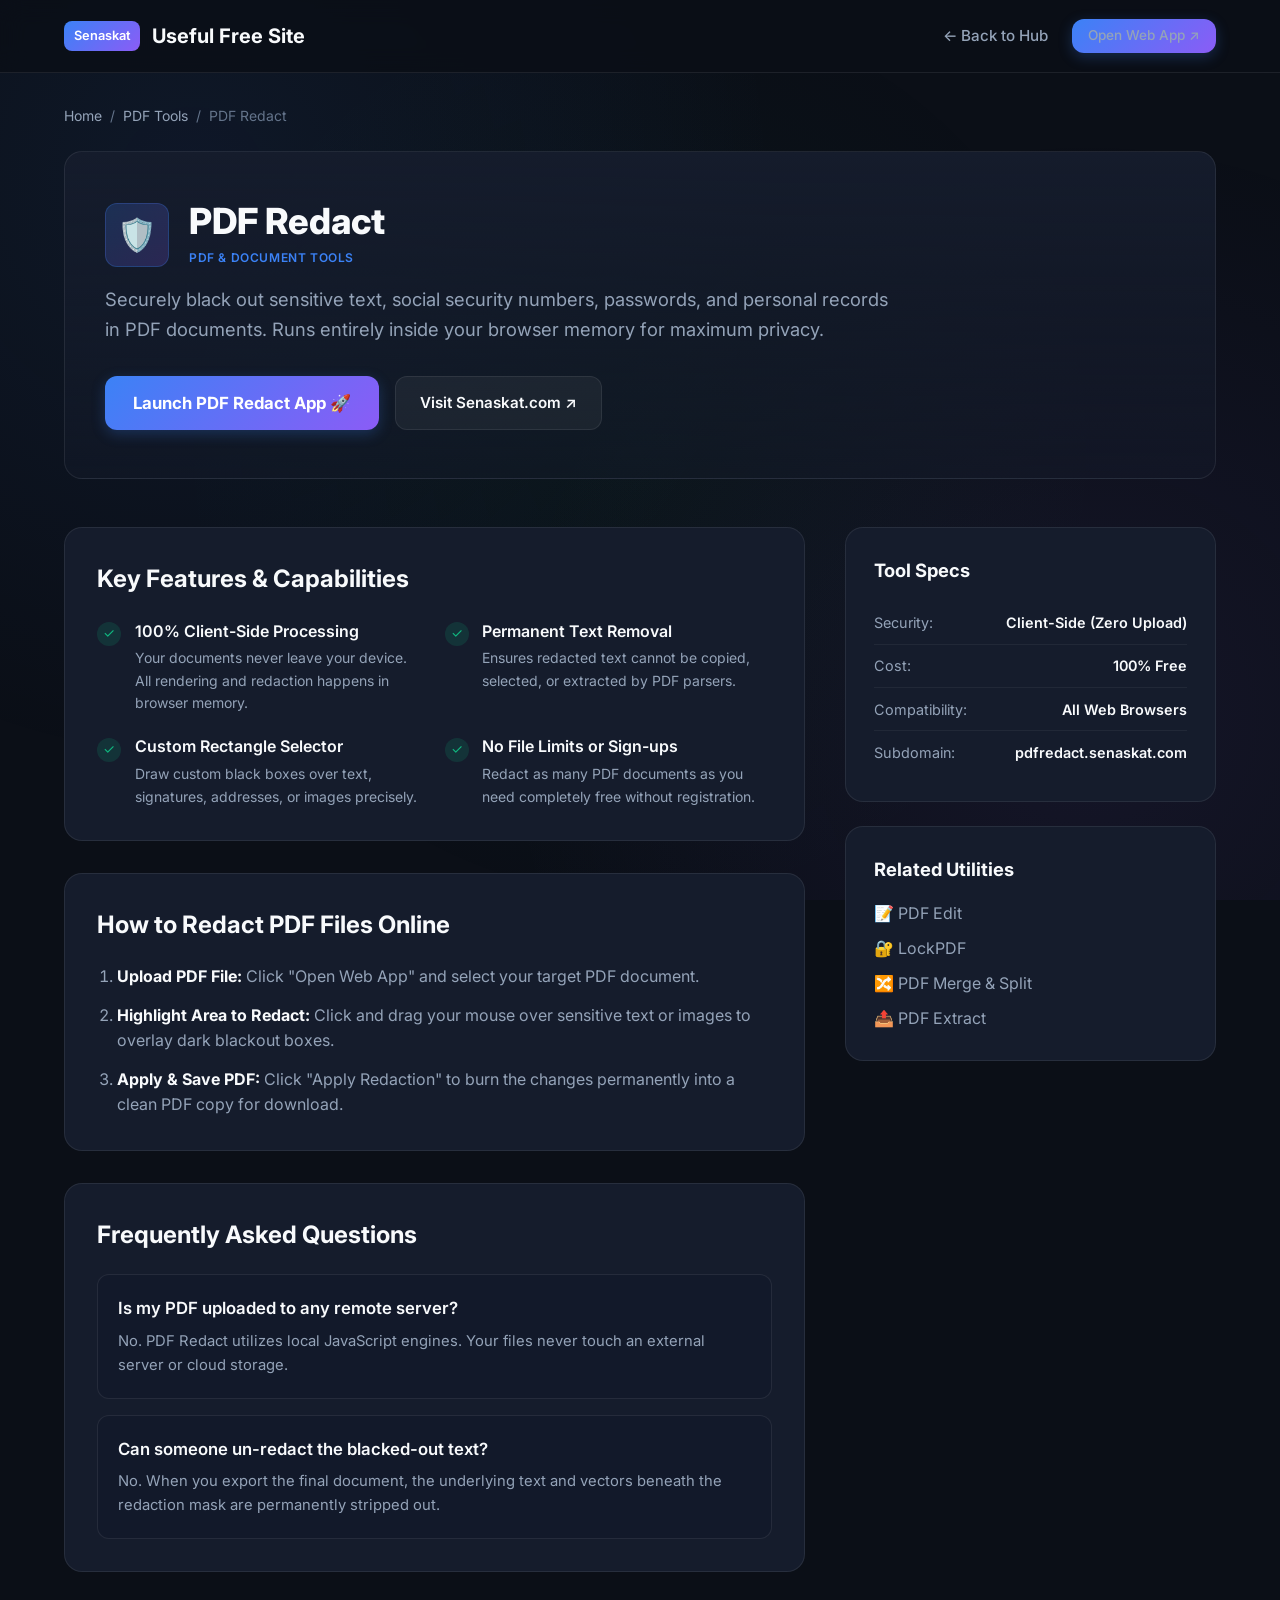
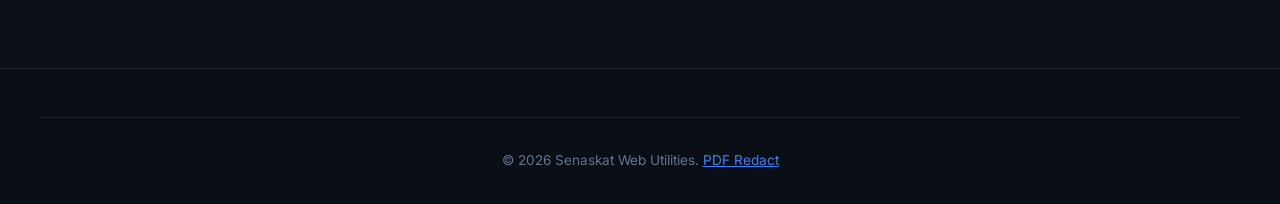
<file: pdf-redact.html>
<!DOCTYPE html>
<html lang="en">
<head>
  <meta charset="UTF-8">
  <meta name="viewport" content="width=device-width, initial-scale=1.0">
  <title>PDF Redact | Free Client-Side Text & Data Redaction Tool</title>
  <meta name="description" content="Permanently black out text and sensitive information from PDF files directly in your web browser. 100% client-side privacy with zero server uploads.">
  <meta name="keywords" content="pdf redact, redact pdf online, black out pdf text, hide sensitive data pdf, client side pdf redact, free pdf redaction">
  <link rel="canonical" href="https://murugan-mr2s.github.io/some-useful-free-site/pdf-redact.html">
  
  <meta property="og:type" content="website">
  <meta property="og:title" content="PDF Redact - 100% Private Online PDF Redaction">
  <meta property="og:description" content="Securely redact text and numbers in PDFs right inside your browser. No files are ever sent to any server.">
  
  <link rel="preconnect" href="https://fonts.googleapis.com">
  <link rel="preconnect" href="https://fonts.gstatic.com" crossorigin>
  <link href="https://fonts.googleapis.com/css2?family=Inter:wght@400;500;600;700;800&display=swap" rel="stylesheet">
  <link rel="stylesheet" href="styles.css">

  <script type="application/ld+json">
  {
    "@context": "https://schema.org",
    "@type": "WebApplication",
    "name": "PDF Redact",
    "url": "https://pdfredact.senaskat.com",
    "applicationCategory": "BusinessApplication",
    "operatingSystem": "All modern web browsers",
    "offers": {
      "@type": "Offer",
      "price": "0",
      "priceCurrency": "USD"
    },
    "description": "Browser-based client-side PDF redaction tool for masking sensitive text and data securely."
  }
  </script>
</head>
<body>
  <div class="bg-glow"></div>

  <header>
    <div class="container nav-content">
      <a href="index.html" class="logo">
        <span class="logo-badge">Senaskat</span>
        <span>Useful Free Site</span>
      </a>
      <nav>
        <ul class="nav-links">
          <li><a href="index.html">← Back to Hub</a></li>
          <li><a href="https://pdfredact.senaskat.com" target="_blank" rel="noopener" class="btn-primary" style="padding: 0.4rem 1rem; font-size: 0.85rem;">Open Web App ↗</a></li>
        </ul>
      </nav>
    </div>
  </header>

  <main class="container">
    <div class="breadcrumb">
      <a href="index.html">Home</a> <span>/</span>
      <a href="index.html#pdf">PDF Tools</a> <span>/</span>
      <span>PDF Redact</span>
    </div>

    <!-- Tool Hero -->
    <section class="tool-detail-hero">
      <div class="tool-detail-content">
        <div class="tool-detail-title">
          <div class="tool-detail-icon">🛡️</div>
          <div>
            <h1>PDF Redact</h1>
            <span class="category-tag">PDF & Document Tools</span>
          </div>
        </div>
        <p class="tool-detail-subtitle">
          Securely black out sensitive text, social security numbers, passwords, and personal records in PDF documents. Runs entirely inside your browser memory for maximum privacy.
        </p>

        <div class="cta-group">
          <a href="https://pdfredact.senaskat.com" target="_blank" rel="noopener" class="btn-primary">
            Launch PDF Redact App 🚀
          </a>
          <a href="https://senaskat.com" target="_blank" rel="noopener" class="btn-secondary">
            Visit Senaskat.com ↗
          </a>
        </div>
      </div>
    </section>

    <div class="tool-sections">
      <!-- Main Content Block -->
      <div class="main-column">
        <section class="content-block">
          <h2>Key Features & Capabilities</h2>
          <div class="feature-list">
            <div class="feature-item">
              <div class="feature-icon">✓</div>
              <div class="feature-text">
                <h4>100% Client-Side Processing</h4>
                <p>Your documents never leave your device. All rendering and redaction happens in browser memory.</p>
              </div>
            </div>
            <div class="feature-item">
              <div class="feature-icon">✓</div>
              <div class="feature-text">
                <h4>Permanent Text Removal</h4>
                <p>Ensures redacted text cannot be copied, selected, or extracted by PDF parsers.</p>
              </div>
            </div>
            <div class="feature-item">
              <div class="feature-icon">✓</div>
              <div class="feature-text">
                <h4>Custom Rectangle Selector</h4>
                <p>Draw custom black boxes over text, signatures, addresses, or images precisely.</p>
              </div>
            </div>
            <div class="feature-item">
              <div class="feature-icon">✓</div>
              <div class="feature-text">
                <h4>No File Limits or Sign-ups</h4>
                <p>Redact as many PDF documents as you need completely free without registration.</p>
              </div>
            </div>
          </div>
        </section>

        <section class="content-block">
          <h2>How to Redact PDF Files Online</h2>
          <ol style="padding-left: 1.25rem; color: var(--text-muted); display: flex; flex-direction: column; gap: 0.8rem;">
            <li><strong style="color: var(--text-main);">Upload PDF File:</strong> Click "Open Web App" and select your target PDF document.</li>
            <li><strong style="color: var(--text-main);">Highlight Area to Redact:</strong> Click and drag your mouse over sensitive text or images to overlay dark blackout boxes.</li>
            <li><strong style="color: var(--text-main);">Apply & Save PDF:</strong> Click "Apply Redaction" to burn the changes permanently into a clean PDF copy for download.</li>
          </ol>
        </section>

        <section class="content-block">
          <h2>Frequently Asked Questions</h2>
          <div class="faq-list">
            <div class="faq-item">
              <h3>Is my PDF uploaded to any remote server?</h3>
              <p>No. PDF Redact utilizes local JavaScript engines. Your files never touch an external server or cloud storage.</p>
            </div>
            <div class="faq-item">
              <h3>Can someone un-redact the blacked-out text?</h3>
              <p>No. When you export the final document, the underlying text and vectors beneath the redaction mask are permanently stripped out.</p>
            </div>
          </div>
        </section>
      </div>

      <!-- Sidebar -->
      <div class="sidebar-column">
        <div class="sidebar-card">
          <h3>Tool Specs</h3>
          <div class="spec-list">
            <div class="spec-item">
              <span class="spec-label">Security:</span>
              <span class="spec-value">Client-Side (Zero Upload)</span>
            </div>
            <div class="spec-item">
              <span class="spec-label">Cost:</span>
              <span class="spec-value">100% Free</span>
            </div>
            <div class="spec-item">
              <span class="spec-label">Compatibility:</span>
              <span class="spec-value">All Web Browsers</span>
            </div>
            <div class="spec-item">
              <span class="spec-label">Subdomain:</span>
              <span class="spec-value">pdfredact.senaskat.com</span>
            </div>
          </div>
        </div>

        <div class="sidebar-card">
          <h3>Related Utilities</h3>
          <ul class="footer-links">
            <li><a href="pdf-edit.html">📝 PDF Edit</a></li>
            <li><a href="lock-pdf.html">🔐 LockPDF</a></li>
            <li><a href="pdf-merge-split.html">🔀 PDF Merge & Split</a></li>
            <li><a href="pdf-extract.html">📤 PDF Extract</a></li>
          </ul>
        </div>
      </div>
    </div>
  </main>

  <footer>
    <div class="container footer-bottom">
      <p>&copy; 2026 Senaskat Web Utilities. <a href="https://pdfredact.senaskat.com" style="color: var(--primary);">PDF Redact</a></p>
    </div>
  </footer>
</body>
</html>
</file>
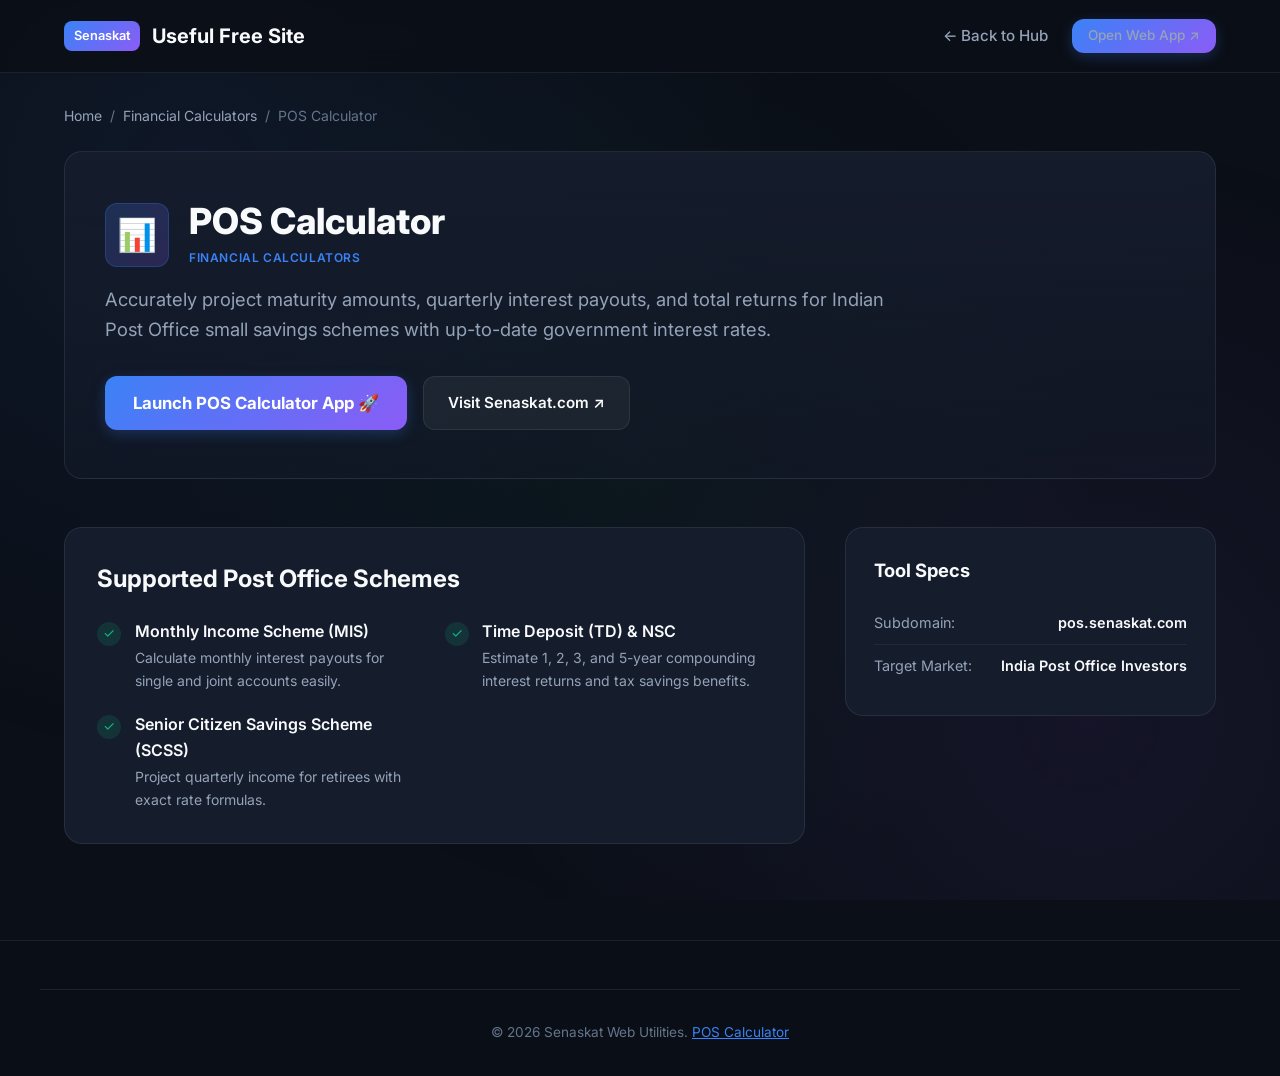
<file: pos-calculator.html>
<!DOCTYPE html>
<html lang="en">
<head>
  <meta charset="UTF-8">
  <meta name="viewport" content="width=device-width, initial-scale=1.0">
  <title>POS Calculator | Post Office Savings Scheme & Interest Calculator</title>
  <meta name="description" content="Calculate interest returns and maturity values for Indian Post Office savings schemes (MIS, TD, NSC, KVP, RD, SCSS). Accurate interest calculator.">
  <meta name="keywords" content="pos calculator, post office savings interest calculator, post office mis calculator, nsc interest calculator, time deposit maturity india">
  <link rel="canonical" href="https://murugan-mr2s.github.io/some-useful-free-site/pos-calculator.html">
  
  <meta property="og:type" content="website">
  <meta property="og:title" content="POS Calculator - Post Office Savings & Interest Calculator">
  <meta property="og:description" content="Calculate returns for Post Office Time Deposit, Monthly Income Scheme (MIS), and Senior Citizen Savings Scheme accurately.">
  
  <link rel="preconnect" href="https://fonts.googleapis.com">
  <link rel="preconnect" href="https://fonts.gstatic.com" crossorigin>
  <link href="https://fonts.googleapis.com/css2?family=Inter:wght@400;500;600;700;800&display=swap" rel="stylesheet">
  <link rel="stylesheet" href="styles.css">

  <script type="application/ld+json">
  {
    "@context": "https://schema.org",
    "@type": "WebApplication",
    "name": "POS Calculator",
    "url": "https://pos.senaskat.com",
    "applicationCategory": "FinanceApplication",
    "operatingSystem": "All modern web browsers",
    "offers": {
      "@type": "Offer",
      "price": "0",
      "priceCurrency": "USD"
    },
    "description": "Indian Post Office Small Savings Schemes interest and maturity return estimator."
  }
  </script>
</head>
<body>
  <div class="bg-glow"></div>

  <header>
    <div class="container nav-content">
      <a href="index.html" class="logo">
        <span class="logo-badge">Senaskat</span>
        <span>Useful Free Site</span>
      </a>
      <nav>
        <ul class="nav-links">
          <li><a href="index.html">← Back to Hub</a></li>
          <li><a href="https://pos.senaskat.com" target="_blank" rel="noopener" class="btn-primary" style="padding: 0.4rem 1rem; font-size: 0.85rem;">Open Web App ↗</a></li>
        </ul>
      </nav>
    </div>
  </header>

  <main class="container">
    <div class="breadcrumb">
      <a href="index.html">Home</a> <span>/</span>
      <a href="index.html#financial">Financial Calculators</a> <span>/</span>
      <span>POS Calculator</span>
    </div>

    <section class="tool-detail-hero">
      <div class="tool-detail-content">
        <div class="tool-detail-title">
          <div class="tool-detail-icon">📊</div>
          <div>
            <h1>POS Calculator</h1>
            <span class="category-tag">Financial Calculators</span>
          </div>
        </div>
        <p class="tool-detail-subtitle">
          Accurately project maturity amounts, quarterly interest payouts, and total returns for Indian Post Office small savings schemes with up-to-date government interest rates.
        </p>

        <div class="cta-group">
          <a href="https://pos.senaskat.com" target="_blank" rel="noopener" class="btn-primary">
            Launch POS Calculator App 🚀
          </a>
          <a href="https://senaskat.com" target="_blank" rel="noopener" class="btn-secondary">
            Visit Senaskat.com ↗
          </a>
        </div>
      </div>
    </section>

    <div class="tool-sections">
      <div class="main-column">
        <section class="content-block">
          <h2>Supported Post Office Schemes</h2>
          <div class="feature-list">
            <div class="feature-item">
              <div class="feature-icon">✓</div>
              <div class="feature-text">
                <h4>Monthly Income Scheme (MIS)</h4>
                <p>Calculate monthly interest payouts for single and joint accounts easily.</p>
              </div>
            </div>
            <div class="feature-item">
              <div class="feature-icon">✓</div>
              <div class="feature-text">
                <h4>Time Deposit (TD) & NSC</h4>
                <p>Estimate 1, 2, 3, and 5-year compounding interest returns and tax savings benefits.</p>
              </div>
            </div>
            <div class="feature-item">
              <div class="feature-icon">✓</div>
              <div class="feature-text">
                <h4>Senior Citizen Savings Scheme (SCSS)</h4>
                <p>Project quarterly income for retirees with exact rate formulas.</p>
              </div>
            </div>
          </div>
        </section>
      </div>

      <div class="sidebar-column">
        <div class="sidebar-card">
          <h3>Tool Specs</h3>
          <div class="spec-list">
            <div class="spec-item">
              <span class="spec-label">Subdomain:</span>
              <span class="spec-value">pos.senaskat.com</span>
            </div>
            <div class="spec-item">
              <span class="spec-label">Target Market:</span>
              <span class="spec-value">India Post Office Investors</span>
            </div>
          </div>
        </div>
      </div>
    </div>
  </main>

  <footer>
    <div class="container footer-bottom">
      <p>&copy; 2026 Senaskat Web Utilities. <a href="https://pos.senaskat.com" style="color: var(--primary);">POS Calculator</a></p>
    </div>
  </footer>
</body>
</html>
</file>
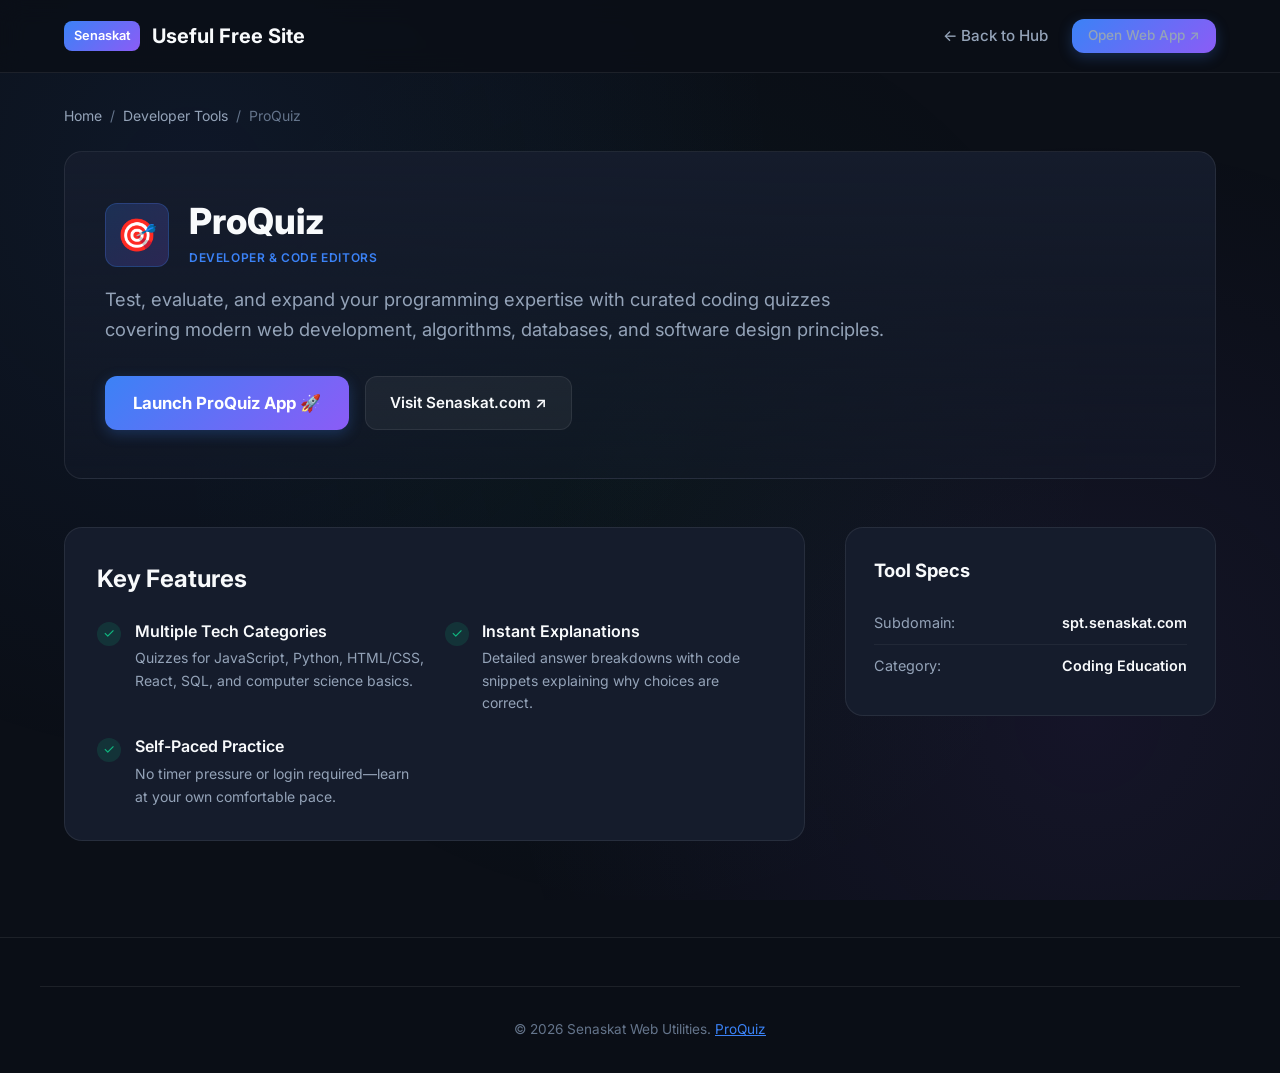
<file: proquiz.html>
<!DOCTYPE html>
<html lang="en">
<head>
  <meta charset="UTF-8">
  <meta name="viewport" content="width=device-width, initial-scale=1.0">
  <title>ProQuiz | Free Interactive Programming & Coding Quizzes</title>
  <meta name="description" content="Master programming concepts with interactive quizzes in JavaScript, Python, SQL, HTML, and CSS. Test your knowledge and prepare for technical interviews.">
  <meta name="keywords" content="proquiz, coding quiz online, programming quiz, javascript quiz, python quiz, tech interview preparation, quiz practice">
  <link rel="canonical" href="https://murugan-mr2s.github.io/some-useful-free-site/proquiz.html">
  
  <meta property="og:type" content="website">
  <meta property="og:title" content="ProQuiz - Interactive Developer Coding Quizzes">
  <meta property="og:description" content="Test your coding knowledge with instant feedback, explanations, and score tracking across multiple developer topics.">
  
  <link rel="preconnect" href="https://fonts.googleapis.com">
  <link rel="preconnect" href="https://fonts.gstatic.com" crossorigin>
  <link href="https://fonts.googleapis.com/css2?family=Inter:wght@400;500;600;700;800&display=swap" rel="stylesheet">
  <link rel="stylesheet" href="styles.css">

  <script type="application/ld+json">
  {
    "@context": "https://schema.org",
    "@type": "WebApplication",
    "name": "ProQuiz",
    "url": "https://spt.senaskat.com",
    "applicationCategory": "EducationalApplication",
    "operatingSystem": "All modern web browsers",
    "offers": {
      "@type": "Offer",
      "price": "0",
      "priceCurrency": "USD"
    },
    "description": "Interactive programming language quizzes and coding interview practice."
  }
  </script>
</head>
<body>
  <div class="bg-glow"></div>

  <header>
    <div class="container nav-content">
      <a href="index.html" class="logo">
        <span class="logo-badge">Senaskat</span>
        <span>Useful Free Site</span>
      </a>
      <nav>
        <ul class="nav-links">
          <li><a href="index.html">← Back to Hub</a></li>
          <li><a href="https://spt.senaskat.com" target="_blank" rel="noopener" class="btn-primary" style="padding: 0.4rem 1rem; font-size: 0.85rem;">Open Web App ↗</a></li>
        </ul>
      </nav>
    </div>
  </header>

  <main class="container">
    <div class="breadcrumb">
      <a href="index.html">Home</a> <span>/</span>
      <a href="index.html#developer">Developer Tools</a> <span>/</span>
      <span>ProQuiz</span>
    </div>

    <section class="tool-detail-hero">
      <div class="tool-detail-content">
        <div class="tool-detail-title">
          <div class="tool-detail-icon">🎯</div>
          <div>
            <h1>ProQuiz</h1>
            <span class="category-tag">Developer & Code Editors</span>
          </div>
        </div>
        <p class="tool-detail-subtitle">
          Test, evaluate, and expand your programming expertise with curated coding quizzes covering modern web development, algorithms, databases, and software design principles.
        </p>

        <div class="cta-group">
          <a href="https://spt.senaskat.com" target="_blank" rel="noopener" class="btn-primary">
            Launch ProQuiz App 🚀
          </a>
          <a href="https://senaskat.com" target="_blank" rel="noopener" class="btn-secondary">
            Visit Senaskat.com ↗
          </a>
        </div>
      </div>
    </section>

    <div class="tool-sections">
      <div class="main-column">
        <section class="content-block">
          <h2>Key Features</h2>
          <div class="feature-list">
            <div class="feature-item">
              <div class="feature-icon">✓</div>
              <div class="feature-text">
                <h4>Multiple Tech Categories</h4>
                <p>Quizzes for JavaScript, Python, HTML/CSS, React, SQL, and computer science basics.</p>
              </div>
            </div>
            <div class="feature-item">
              <div class="feature-icon">✓</div>
              <div class="feature-text">
                <h4>Instant Explanations</h4>
                <p>Detailed answer breakdowns with code snippets explaining why choices are correct.</p>
              </div>
            </div>
            <div class="feature-item">
              <div class="feature-icon">✓</div>
              <div class="feature-text">
                <h4>Self-Paced Practice</h4>
                <p>No timer pressure or login required—learn at your own comfortable pace.</p>
              </div>
            </div>
          </div>
        </section>
      </div>

      <div class="sidebar-column">
        <div class="sidebar-card">
          <h3>Tool Specs</h3>
          <div class="spec-list">
            <div class="spec-item">
              <span class="spec-label">Subdomain:</span>
              <span class="spec-value">spt.senaskat.com</span>
            </div>
            <div class="spec-item">
              <span class="spec-label">Category:</span>
              <span class="spec-value">Coding Education</span>
            </div>
          </div>
        </div>
      </div>
    </div>
  </main>

  <footer>
    <div class="container footer-bottom">
      <p>&copy; 2026 Senaskat Web Utilities. <a href="https://spt.senaskat.com" style="color: var(--primary);">ProQuiz</a></p>
    </div>
  </footer>
</body>
</html>
</file>
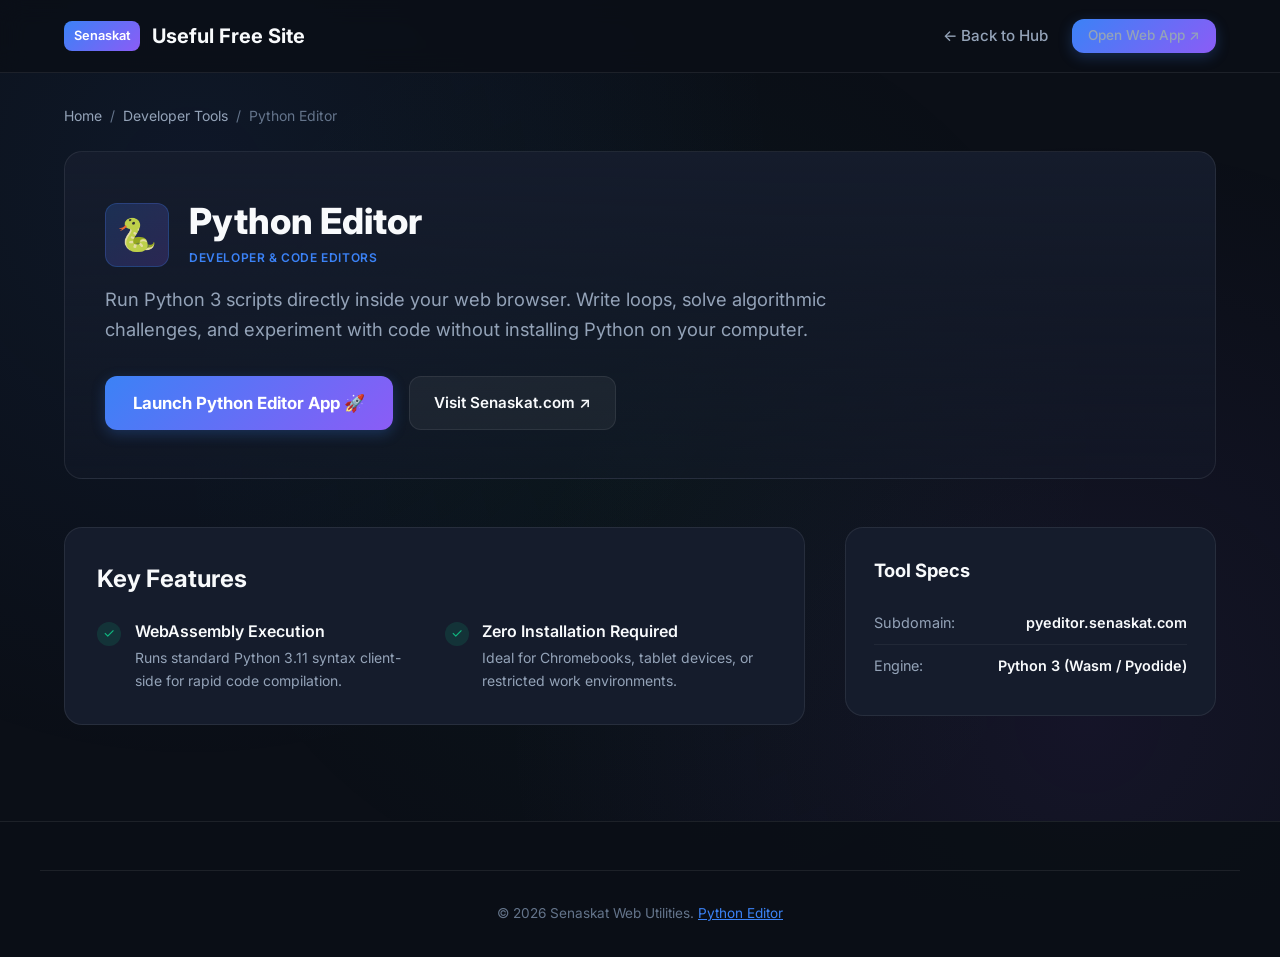
<file: python-editor.html>
<!DOCTYPE html>
<html lang="en">
<head>
  <meta charset="UTF-8">
  <meta name="viewport" content="width=device-width, initial-scale=1.0">
  <title>Python Editor | Online Client-Side Python Compiler & Playground</title>
  <meta name="description" content="Execute Python scripts directly inside your web browser. Free Python IDE and playground powered by WebAssembly. No setup required.">
  <meta name="keywords" content="python editor online, python browser playground, online python compiler, pyodide python runner, learn python free">
  <link rel="canonical" href="https://murugan-mr2s.github.io/some-useful-free-site/python-editor.html">
  
  <meta property="og:type" content="website">
  <meta property="og:title" content="Python Editor - Client-Side Python Interpreter">
  <meta property="og:description" content="Run Python scripts natively in your web browser with WebAssembly. Perfect for students and developers.">
  
  <link rel="preconnect" href="https://fonts.googleapis.com">
  <link rel="preconnect" href="https://fonts.gstatic.com" crossorigin>
  <link href="https://fonts.googleapis.com/css2?family=Inter:wght@400;500;600;700;800&display=swap" rel="stylesheet">
  <link rel="stylesheet" href="styles.css">

  <script type="application/ld+json">
  {
    "@context": "https://schema.org",
    "@type": "WebApplication",
    "name": "Python Editor",
    "url": "https://pyeditor.senaskat.com",
    "applicationCategory": "DeveloperApplication",
    "operatingSystem": "All modern web browsers",
    "offers": {
      "@type": "Offer",
      "price": "0",
      "priceCurrency": "USD"
    },
    "description": "WebAssembly-powered client-side Python script editor and interpreter."
  }
  </script>
</head>
<body>
  <div class="bg-glow"></div>

  <header>
    <div class="container nav-content">
      <a href="index.html" class="logo">
        <span class="logo-badge">Senaskat</span>
        <span>Useful Free Site</span>
      </a>
      <nav>
        <ul class="nav-links">
          <li><a href="index.html">← Back to Hub</a></li>
          <li><a href="https://pyeditor.senaskat.com" target="_blank" rel="noopener" class="btn-primary" style="padding: 0.4rem 1rem; font-size: 0.85rem;">Open Web App ↗</a></li>
        </ul>
      </nav>
    </div>
  </header>

  <main class="container">
    <div class="breadcrumb">
      <a href="index.html">Home</a> <span>/</span>
      <a href="index.html#developer">Developer Tools</a> <span>/</span>
      <span>Python Editor</span>
    </div>

    <section class="tool-detail-hero">
      <div class="tool-detail-content">
        <div class="tool-detail-title">
          <div class="tool-detail-icon">🐍</div>
          <div>
            <h1>Python Editor</h1>
            <span class="category-tag">Developer & Code Editors</span>
          </div>
        </div>
        <p class="tool-detail-subtitle">
          Run Python 3 scripts directly inside your web browser. Write loops, solve algorithmic challenges, and experiment with code without installing Python on your computer.
        </p>

        <div class="cta-group">
          <a href="https://pyeditor.senaskat.com" target="_blank" rel="noopener" class="btn-primary">
            Launch Python Editor App 🚀
          </a>
          <a href="https://senaskat.com" target="_blank" rel="noopener" class="btn-secondary">
            Visit Senaskat.com ↗
          </a>
        </div>
      </div>
    </section>

    <div class="tool-sections">
      <div class="main-column">
        <section class="content-block">
          <h2>Key Features</h2>
          <div class="feature-list">
            <div class="feature-item">
              <div class="feature-icon">✓</div>
              <div class="feature-text">
                <h4>WebAssembly Execution</h4>
                <p>Runs standard Python 3.11 syntax client-side for rapid code compilation.</p>
              </div>
            </div>
            <div class="feature-item">
              <div class="feature-icon">✓</div>
              <div class="feature-text">
                <h4>Zero Installation Required</h4>
                <p>Ideal for Chromebooks, tablet devices, or restricted work environments.</p>
              </div>
            </div>
          </div>
        </section>
      </div>

      <div class="sidebar-column">
        <div class="sidebar-card">
          <h3>Tool Specs</h3>
          <div class="spec-list">
            <div class="spec-item">
              <span class="spec-label">Subdomain:</span>
              <span class="spec-value">pyeditor.senaskat.com</span>
            </div>
            <div class="spec-item">
              <span class="spec-label">Engine:</span>
              <span class="spec-value">Python 3 (Wasm / Pyodide)</span>
            </div>
          </div>
        </div>
      </div>
    </div>
  </main>

  <footer>
    <div class="container footer-bottom">
      <p>&copy; 2026 Senaskat Web Utilities. <a href="https://pyeditor.senaskat.com" style="color: var(--primary);">Python Editor</a></p>
    </div>
  </footer>
</body>
</html>
</file>
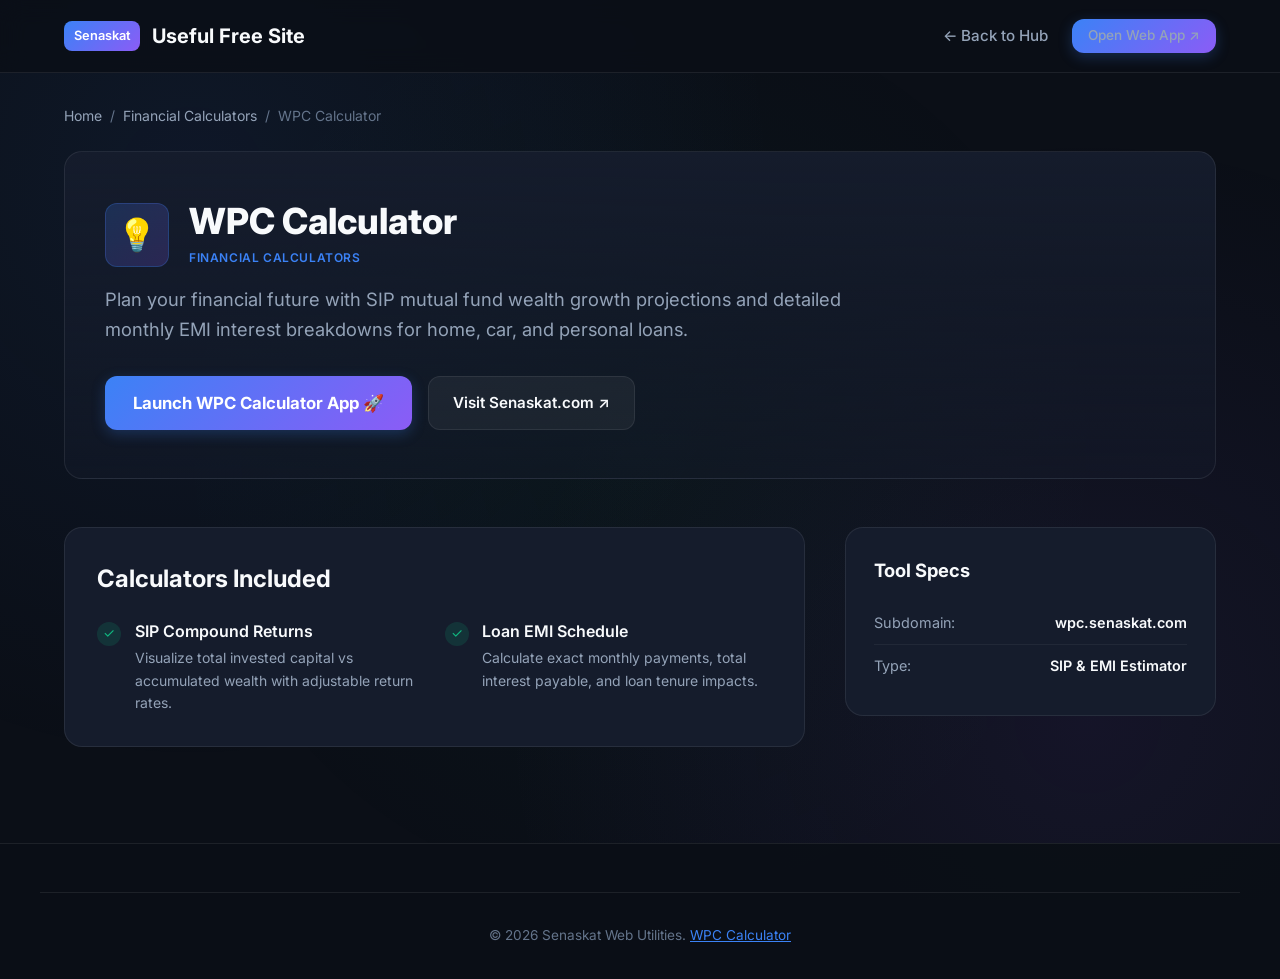
<file: wpc-calculator.html>
<!DOCTYPE html>
<html lang="en">
<head>
  <meta charset="UTF-8">
  <meta name="viewport" content="width=device-width, initial-scale=1.0">
  <title>WPC Calculator | Wealth Projection & Loan EMI Estimator</title>
  <meta name="description" content="Calculate Systematic Investment Plan (SIP) compound wealth growth and Loan EMI payments (Home loan, Car loan, Personal loan) instantly. Free online financial planner.">
  <meta name="keywords" content="wpc calculator, sip calculator online, wealth growth calculator, emi calculator home loan, mutual fund returns projector">
  <link rel="canonical" href="https://murugan-mr2s.github.io/some-useful-free-site/wpc-calculator.html">
  
  <meta property="og:type" content="website">
  <meta property="og:title" content="WPC Calculator - SIP Wealth & Loan EMI Estimator">
  <meta property="og:description" content="Project compound mutual fund growth and plan loan amortization schedules with clear breakdown charts.">
  
  <link rel="preconnect" href="https://fonts.googleapis.com">
  <link rel="preconnect" href="https://fonts.gstatic.com" crossorigin>
  <link href="https://fonts.googleapis.com/css2?family=Inter:wght@400;500;600;700;800&display=swap" rel="stylesheet">
  <link rel="stylesheet" href="styles.css">

  <script type="application/ld+json">
  {
    "@context": "https://schema.org",
    "@type": "WebApplication",
    "name": "WPC Calculator",
    "url": "https://wpc.senaskat.com",
    "applicationCategory": "FinanceApplication",
    "operatingSystem": "All modern web browsers",
    "offers": {
      "@type": "Offer",
      "price": "0",
      "priceCurrency": "USD"
    },
    "description": "SIP wealth growth projector and loan EMI amortization planner."
  }
  </script>
</head>
<body>
  <div class="bg-glow"></div>

  <header>
    <div class="container nav-content">
      <a href="index.html" class="logo">
        <span class="logo-badge">Senaskat</span>
        <span>Useful Free Site</span>
      </a>
      <nav>
        <ul class="nav-links">
          <li><a href="index.html">← Back to Hub</a></li>
          <li><a href="https://wpc.senaskat.com" target="_blank" rel="noopener" class="btn-primary" style="padding: 0.4rem 1rem; font-size: 0.85rem;">Open Web App ↗</a></li>
        </ul>
      </nav>
    </div>
  </header>

  <main class="container">
    <div class="breadcrumb">
      <a href="index.html">Home</a> <span>/</span>
      <a href="index.html#financial">Financial Calculators</a> <span>/</span>
      <span>WPC Calculator</span>
    </div>

    <section class="tool-detail-hero">
      <div class="tool-detail-content">
        <div class="tool-detail-title">
          <div class="tool-detail-icon">💡</div>
          <div>
            <h1>WPC Calculator</h1>
            <span class="category-tag">Financial Calculators</span>
          </div>
        </div>
        <p class="tool-detail-subtitle">
          Plan your financial future with SIP mutual fund wealth growth projections and detailed monthly EMI interest breakdowns for home, car, and personal loans.
        </p>

        <div class="cta-group">
          <a href="https://wpc.senaskat.com" target="_blank" rel="noopener" class="btn-primary">
            Launch WPC Calculator App 🚀
          </a>
          <a href="https://senaskat.com" target="_blank" rel="noopener" class="btn-secondary">
            Visit Senaskat.com ↗
          </a>
        </div>
      </div>
    </section>

    <div class="tool-sections">
      <div class="main-column">
        <section class="content-block">
          <h2>Calculators Included</h2>
          <div class="feature-list">
            <div class="feature-item">
              <div class="feature-icon">✓</div>
              <div class="feature-text">
                <h4>SIP Compound Returns</h4>
                <p>Visualize total invested capital vs accumulated wealth with adjustable return rates.</p>
              </div>
            </div>
            <div class="feature-item">
              <div class="feature-icon">✓</div>
              <div class="feature-text">
                <h4>Loan EMI Schedule</h4>
                <p>Calculate exact monthly payments, total interest payable, and loan tenure impacts.</p>
              </div>
            </div>
          </div>
        </section>
      </div>

      <div class="sidebar-column">
        <div class="sidebar-card">
          <h3>Tool Specs</h3>
          <div class="spec-list">
            <div class="spec-item">
              <span class="spec-label">Subdomain:</span>
              <span class="spec-value">wpc.senaskat.com</span>
            </div>
            <div class="spec-item">
              <span class="spec-label">Type:</span>
              <span class="spec-value">SIP & EMI Estimator</span>
            </div>
          </div>
        </div>
      </div>
    </div>
  </main>

  <footer>
    <div class="container footer-bottom">
      <p>&copy; 2026 Senaskat Web Utilities. <a href="https://wpc.senaskat.com" style="color: var(--primary);">WPC Calculator</a></p>
    </div>
  </footer>
</body>
</html>
</file>
<file: styles.css>
/* Modern Design System for Web Utilities Portal */
:root {
  --bg-dark: #0b0f17;
  --bg-card: #151c2c;
  --bg-card-hover: #1e293d;
  --border-color: rgba(255, 255, 255, 0.08);
  --border-glow: rgba(59, 130, 246, 0.3);

  --primary: #3b82f6;
  --primary-hover: #2563eb;
  --primary-glow: rgba(59, 130, 246, 0.25);
  --accent-purple: #8b5cf6;
  --accent-emerald: #10b981;
  --accent-amber: #f59e0b;
  --accent-rose: #f43f5e;

  --text-main: #f8fafc;
  --text-muted: #94a3b8;
  --text-subtle: #64748b;

  --font-family: 'Inter', -apple-system, BlinkMacSystemFont, 'Segoe UI', Roboto, sans-serif;
  --radius-sm: 8px;
  --radius-md: 12px;
  --radius-lg: 18px;
  --radius-full: 9999px;
  
  --transition-fast: 0.2s ease;
  --transition-normal: 0.3s cubic-bezier(0.4, 0, 0.2, 1);
}

* {
  box-sizing: border-box;
  margin: 0;
  padding: 0;
}

body {
  background-color: var(--bg-dark);
  color: var(--text-main);
  font-family: var(--font-family);
  line-height: 1.6;
  min-height: 100vh;
  display: flex;
  flex-direction: column;
  overflow-x: hidden;
}

/* Background mesh glow effects */
.bg-glow {
  position: fixed;
  top: 0;
  left: 0;
  width: 100vw;
  height: 100vh;
  z-index: -1;
  pointer-events: none;
  background: 
    radial-gradient(circle at 15% 20%, rgba(59, 130, 246, 0.08) 0%, transparent 45%),
    radial-gradient(circle at 85% 80%, rgba(139, 92, 246, 0.08) 0%, transparent 45%),
    radial-gradient(circle at 50% 50%, rgba(16, 185, 129, 0.04) 0%, transparent 60%);
}

.container {
  width: 100%;
  max-width: 1200px;
  margin: 0 auto;
  padding: 0 1.5rem;
}

/* Header & Nav */
header {
  position: sticky;
  top: 0;
  z-index: 50;
  background: rgba(11, 15, 23, 0.85);
  backdrop-filter: blur(12px);
  border-bottom: 1px solid var(--border-color);
}

.nav-content {
  display: flex;
  justify-content: space-between;
  align-items: center;
  height: 72px;
}

.logo {
  display: flex;
  align-items: center;
  gap: 0.75rem;
  text-decoration: none;
  color: var(--text-main);
  font-weight: 700;
  font-size: 1.25rem;
}

.logo-badge {
  background: linear-gradient(135deg, var(--primary), var(--accent-purple));
  color: white;
  padding: 0.3rem 0.6rem;
  border-radius: var(--radius-sm);
  font-size: 0.8rem;
  font-weight: 600;
}

.nav-links {
  display: flex;
  gap: 1.5rem;
  align-items: center;
  list-style: none;
}

.nav-links a {
  color: var(--text-muted);
  text-decoration: none;
  font-size: 0.95rem;
  font-weight: 500;
  transition: color var(--transition-fast);
}

.nav-links a:hover {
  color: var(--text-main);
}

/* Hero Section */
.hero {
  padding: 4.5rem 0 3rem;
  text-align: center;
}

.hero-tag {
  display: inline-flex;
  align-items: center;
  gap: 0.5rem;
  padding: 0.4rem 1rem;
  background: rgba(59, 130, 246, 0.1);
  border: 1px solid rgba(59, 130, 246, 0.25);
  border-radius: var(--radius-full);
  color: var(--primary);
  font-size: 0.875rem;
  font-weight: 600;
  margin-bottom: 1.25rem;
}

.hero h1 {
  font-size: 2.75rem;
  font-weight: 800;
  line-height: 1.2;
  margin-bottom: 1rem;
  background: linear-gradient(135deg, #ffffff 30%, #94a3b8 100%);
  -webkit-background-clip: text;
  -webkit-text-fill-color: transparent;
}

.hero p {
  font-size: 1.125rem;
  color: var(--text-muted);
  max-width: 680px;
  margin: 0 auto 2rem;
}

/* Controls Bar: Search & Category Filters */
.controls-bar {
  display: flex;
  flex-direction: column;
  gap: 1.25rem;
  margin-bottom: 2.5rem;
  align-items: center;
}

.search-box {
  position: relative;
  width: 100%;
  max-width: 540px;
}

.search-box input {
  width: 100%;
  padding: 0.875rem 1.25rem 0.875rem 3rem;
  background: var(--bg-card);
  border: 1px solid var(--border-color);
  border-radius: var(--radius-md);
  color: var(--text-main);
  font-size: 1rem;
  outline: none;
  transition: all var(--transition-fast);
}

.search-box input:focus {
  border-color: var(--primary);
  box-shadow: 0 0 0 4px var(--primary-glow);
}

.search-icon {
  position: absolute;
  left: 1rem;
  top: 50%;
  transform: translateY(-50%);
  color: var(--text-subtle);
  pointer-events: none;
}

.category-filters {
  display: flex;
  flex-wrap: wrap;
  gap: 0.6rem;
  justify-content: center;
}

.filter-btn {
  background: var(--bg-card);
  border: 1px solid var(--border-color);
  color: var(--text-muted);
  padding: 0.5rem 1.1rem;
  border-radius: var(--radius-full);
  font-size: 0.875rem;
  font-weight: 500;
  cursor: pointer;
  transition: all var(--transition-fast);
}

.filter-btn:hover {
  border-color: rgba(255, 255, 255, 0.2);
  color: var(--text-main);
}

.filter-btn.active {
  background: var(--primary);
  color: white;
  border-color: var(--primary);
  box-shadow: 0 0 12px var(--primary-glow);
}

/* Grid & Cards */
.tools-grid {
  display: grid;
  grid-template-columns: repeat(auto-fill, minmax(320px, 1fr));
  gap: 1.5rem;
  margin-bottom: 4rem;
}

.tool-card {
  background: var(--bg-card);
  border: 1px solid var(--border-color);
  border-radius: var(--radius-lg);
  padding: 1.75rem;
  display: flex;
  flex-direction: column;
  transition: transform var(--transition-normal), border-color var(--transition-normal), box-shadow var(--transition-normal);
  position: relative;
  text-decoration: none;
  color: inherit;
}

.tool-card:hover {
  transform: translateY(-4px);
  border-color: var(--border-glow);
  box-shadow: 0 12px 24px -10px rgba(0, 0, 0, 0.5), 0 0 20px rgba(59, 130, 246, 0.15);
}

.card-header {
  display: flex;
  align-items: center;
  gap: 1rem;
  margin-bottom: 1rem;
}

.tool-icon {
  width: 48px;
  height: 48px;
  border-radius: var(--radius-md);
  background: rgba(59, 130, 246, 0.1);
  border: 1px solid rgba(59, 130, 246, 0.2);
  display: flex;
  align-items: center;
  justify-content: center;
  font-size: 1.5rem;
  flex-shrink: 0;
}

.tool-info h3 {
  font-size: 1.15rem;
  font-weight: 700;
  color: var(--text-main);
}

.category-tag {
  font-size: 0.75rem;
  font-weight: 600;
  text-transform: uppercase;
  letter-spacing: 0.05em;
  color: var(--primary);
  margin-top: 0.1rem;
}

.tool-card p {
  color: var(--text-muted);
  font-size: 0.925rem;
  margin-bottom: 1.5rem;
  flex-grow: 1;
}

.card-footer {
  display: flex;
  justify-content: space-between;
  align-items: center;
  padding-top: 1rem;
  border-top: 1px solid var(--border-color);
}

.privacy-badge {
  font-size: 0.75rem;
  color: var(--accent-emerald);
  display: flex;
  align-items: center;
  gap: 0.35rem;
  font-weight: 500;
}

.card-link-text {
  font-size: 0.875rem;
  font-weight: 600;
  color: var(--primary);
  display: flex;
  align-items: center;
  gap: 0.35rem;
}

.tool-card:hover .card-link-text {
  color: #60a5fa;
}

/* Tool Detail Landing Page Layout */
.breadcrumb {
  display: flex;
  align-items: center;
  gap: 0.5rem;
  font-size: 0.875rem;
  color: var(--text-subtle);
  margin: 2rem 0 1.5rem;
}

.breadcrumb a {
  color: var(--text-muted);
  text-decoration: none;
}

.breadcrumb a:hover {
  color: var(--primary);
}

.tool-detail-hero {
  background: linear-gradient(180deg, var(--bg-card) 0%, rgba(21, 28, 44, 0.4) 100%);
  border: 1px solid var(--border-color);
  border-radius: var(--radius-lg);
  padding: 3rem 2.5rem;
  margin-bottom: 3rem;
  position: relative;
  overflow: hidden;
}

.tool-detail-content {
  max-width: 800px;
}

.tool-detail-title {
  display: flex;
  align-items: center;
  gap: 1.25rem;
  margin-bottom: 1rem;
}

.tool-detail-icon {
  width: 64px;
  height: 64px;
  border-radius: var(--radius-md);
  background: linear-gradient(135deg, rgba(59, 130, 246, 0.2), rgba(139, 92, 246, 0.2));
  border: 1px solid var(--primary-glow);
  display: flex;
  align-items: center;
  justify-content: center;
  font-size: 2rem;
  flex-shrink: 0;
}

.tool-detail-title h1 {
  font-size: 2.25rem;
  font-weight: 800;
  line-height: 1.2;
}

.tool-detail-subtitle {
  font-size: 1.15rem;
  color: var(--text-muted);
  margin-bottom: 2rem;
  line-height: 1.6;
}

.cta-group {
  display: flex;
  flex-wrap: wrap;
  gap: 1rem;
  align-items: center;
}

.btn-primary {
  display: inline-flex;
  align-items: center;
  gap: 0.6rem;
  background: linear-gradient(135deg, var(--primary), var(--accent-purple));
  color: white;
  text-decoration: none;
  font-weight: 700;
  font-size: 1.05rem;
  padding: 0.85rem 1.75rem;
  border-radius: var(--radius-md);
  box-shadow: 0 4px 14px var(--primary-glow);
  transition: all var(--transition-fast);
}

.btn-primary:hover {
  transform: translateY(-2px);
  box-shadow: 0 6px 20px rgba(59, 130, 246, 0.4);
}

.btn-secondary {
  display: inline-flex;
  align-items: center;
  gap: 0.5rem;
  background: rgba(255, 255, 255, 0.05);
  border: 1px solid var(--border-color);
  color: var(--text-main);
  text-decoration: none;
  font-weight: 600;
  font-size: 0.95rem;
  padding: 0.85rem 1.5rem;
  border-radius: var(--radius-md);
  transition: all var(--transition-fast);
}

.btn-secondary:hover {
  background: rgba(255, 255, 255, 0.1);
}

.tool-sections {
  display: grid;
  grid-template-columns: 2fr 1fr;
  gap: 2.5rem;
  margin-bottom: 4rem;
}

@media (max-width: 868px) {
  .tool-sections {
    grid-template-columns: 1fr;
  }
}

.content-block {
  background: var(--bg-card);
  border: 1px solid var(--border-color);
  border-radius: var(--radius-lg);
  padding: 2rem;
  margin-bottom: 2rem;
}

.content-block h2 {
  font-size: 1.5rem;
  margin-bottom: 1.25rem;
  color: var(--text-main);
}

.feature-list {
  list-style: none;
  display: grid;
  grid-template-columns: repeat(auto-fit, minmax(260px, 1fr));
  gap: 1.25rem;
}

.feature-item {
  display: flex;
  gap: 0.85rem;
  align-items: flex-start;
}

.feature-icon {
  width: 24px;
  height: 24px;
  border-radius: 50%;
  background: rgba(16, 185, 129, 0.15);
  color: var(--accent-emerald);
  display: flex;
  align-items: center;
  justify-content: center;
  font-size: 0.85rem;
  flex-shrink: 0;
  margin-top: 0.2rem;
}

.feature-text h4 {
  font-size: 1rem;
  font-weight: 600;
  margin-bottom: 0.2rem;
}

.feature-text p {
  font-size: 0.875rem;
  color: var(--text-muted);
}

.sidebar-card {
  background: var(--bg-card);
  border: 1px solid var(--border-color);
  border-radius: var(--radius-lg);
  padding: 1.75rem;
  margin-bottom: 1.5rem;
}

.sidebar-card h3 {
  font-size: 1.15rem;
  margin-bottom: 1rem;
}

.spec-list {
  list-style: none;
}

.spec-item {
  display: flex;
  justify-content: space-between;
  padding: 0.6rem 0;
  border-bottom: 1px solid rgba(255, 255, 255, 0.05);
  font-size: 0.9rem;
}

.spec-item:last-child {
  border-bottom: none;
}

.spec-label {
  color: var(--text-muted);
}

.spec-value {
  font-weight: 600;
  color: var(--text-main);
}

.faq-list {
  display: flex;
  flex-direction: column;
  gap: 1rem;
}

.faq-item {
  border: 1px solid var(--border-color);
  border-radius: var(--radius-md);
  padding: 1.25rem;
  background: rgba(15, 23, 42, 0.4);
}

.faq-item h3 {
  font-size: 1.05rem;
  font-weight: 600;
  margin-bottom: 0.5rem;
  color: var(--text-main);
}

.faq-item p {
  font-size: 0.925rem;
  color: var(--text-muted);
}

/* Footer */
footer {
  margin-top: auto;
  background: rgba(11, 15, 23, 0.95);
  border-top: 1px solid var(--border-color);
  padding: 3rem 0 2rem;
  font-size: 0.9rem;
  color: var(--text-subtle);
}

.footer-content {
  display: grid;
  grid-template-columns: 2fr repeat(3, 1fr);
  gap: 2.5rem;
  margin-bottom: 2.5rem;
}

@media (max-width: 768px) {
  .footer-content {
    grid-template-columns: 1fr 1fr;
  }
}

@media (max-width: 480px) {
  .footer-content {
    grid-template-columns: 1fr;
  }
}

.footer-brand p {
  color: var(--text-muted);
  margin-top: 0.75rem;
  max-width: 320px;
  font-size: 0.875rem;
}

.footer-col h4 {
  color: var(--text-main);
  font-size: 0.95rem;
  font-weight: 600;
  margin-bottom: 1rem;
}

.footer-links {
  list-style: none;
  display: flex;
  flex-direction: column;
  gap: 0.6rem;
}

.footer-links a {
  color: var(--text-muted);
  text-decoration: none;
  transition: color var(--transition-fast);
}

.footer-links a:hover {
  color: var(--primary);
}

.footer-bottom {
  text-align: center;
  padding-top: 2rem;
  border-top: 1px solid var(--border-color);
  color: var(--text-subtle);
  font-size: 0.85rem;
}
</file>
